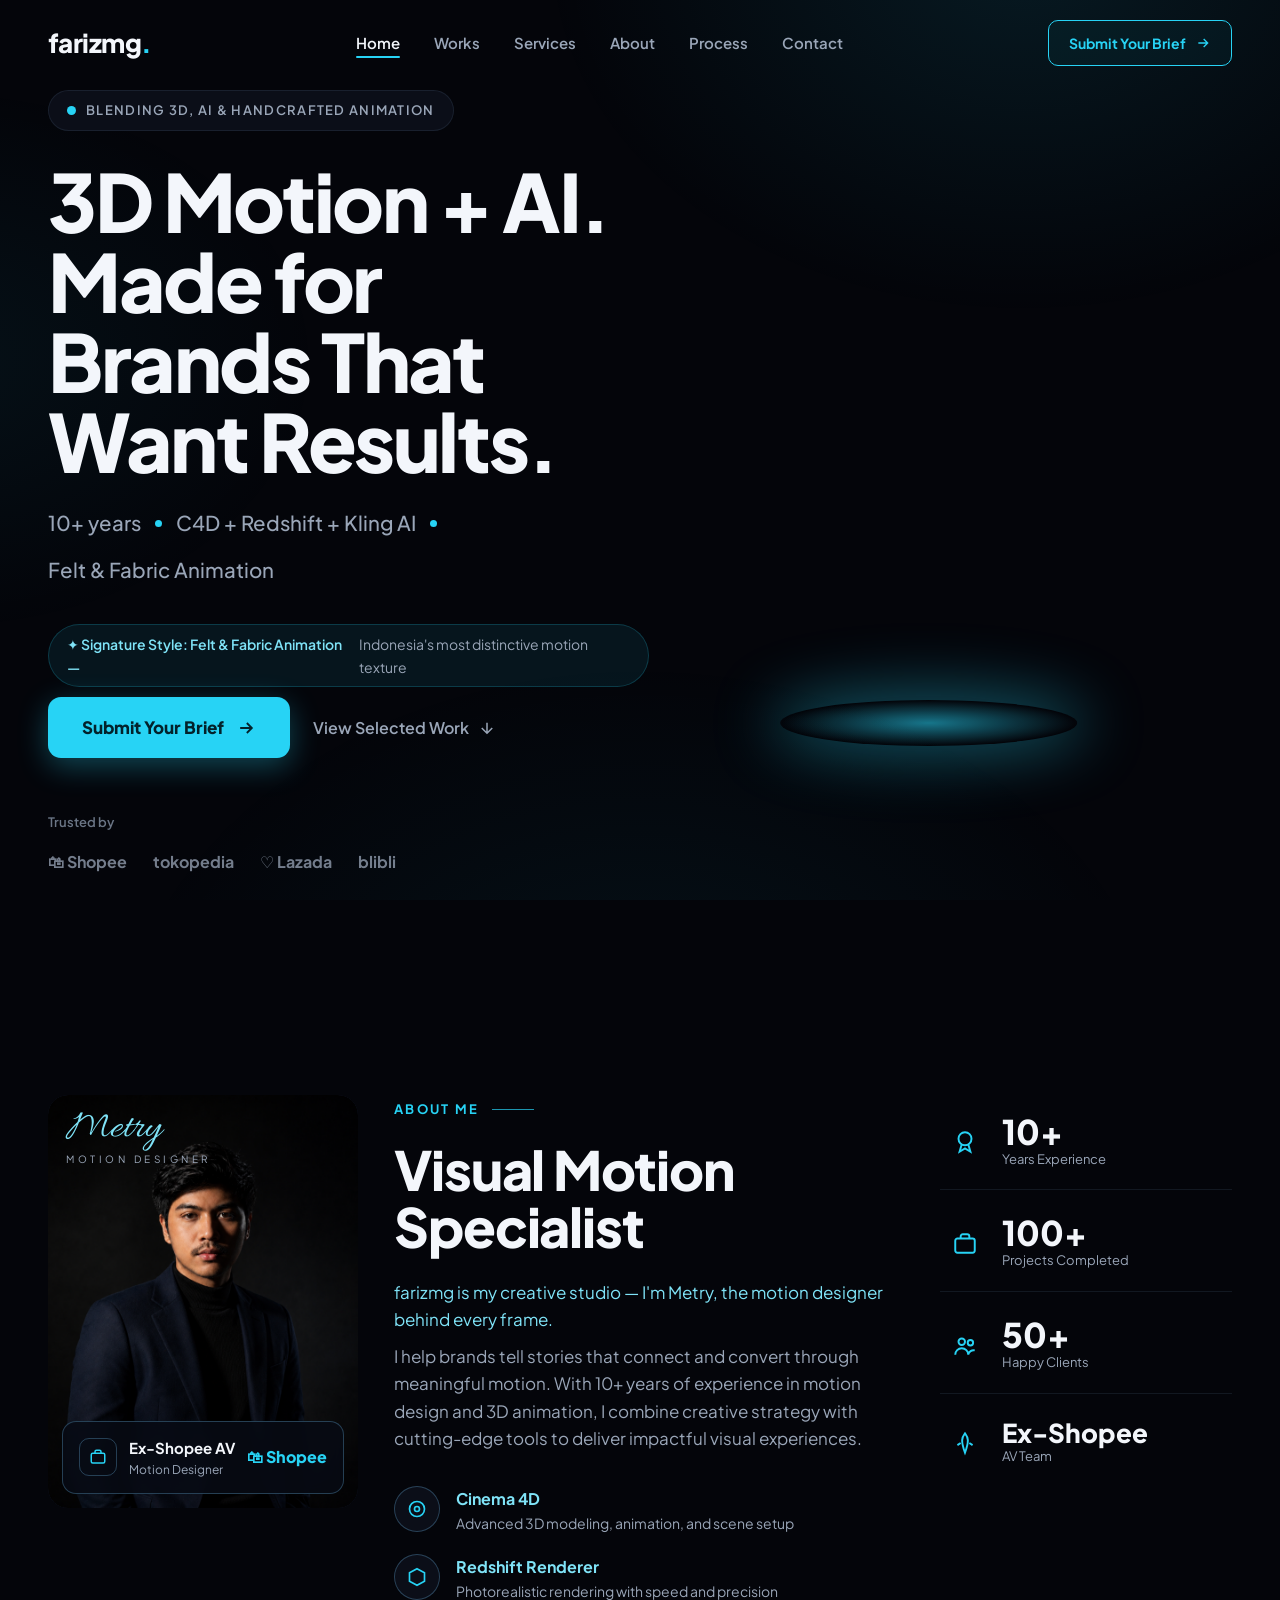
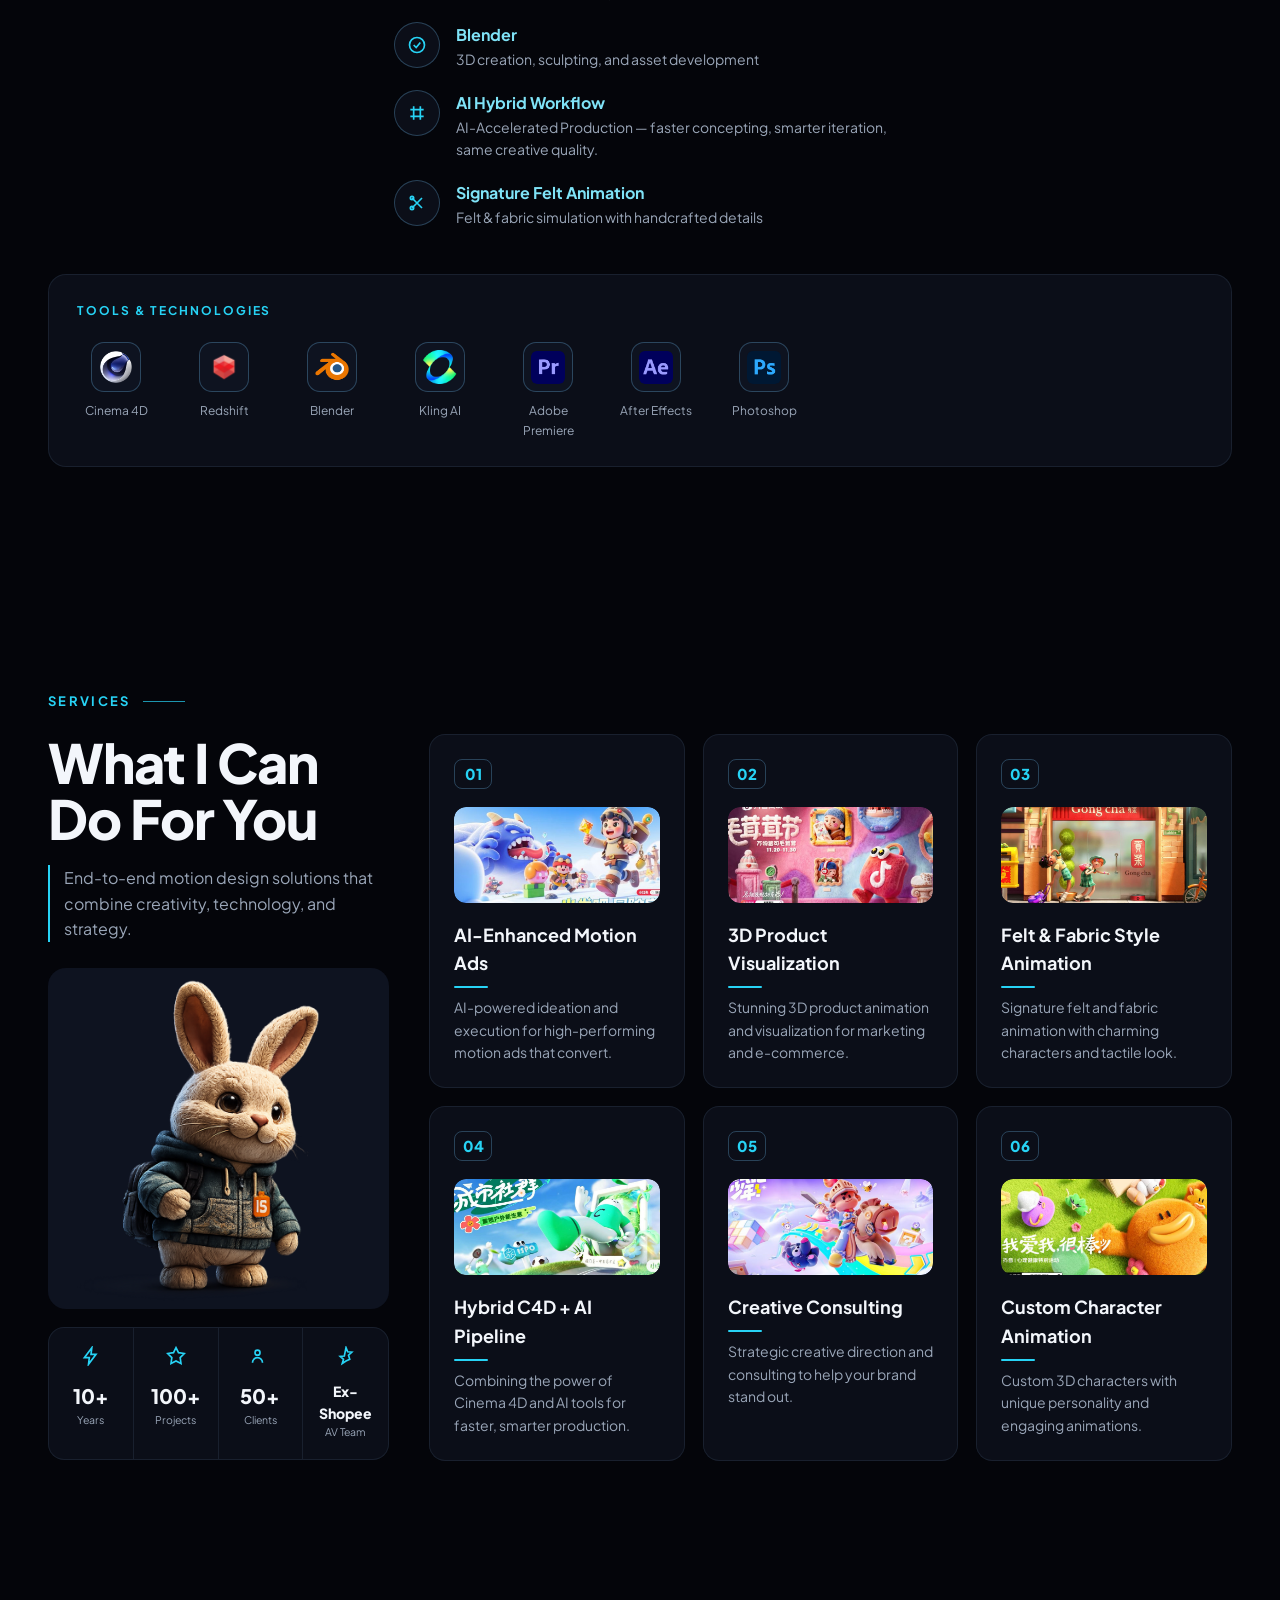
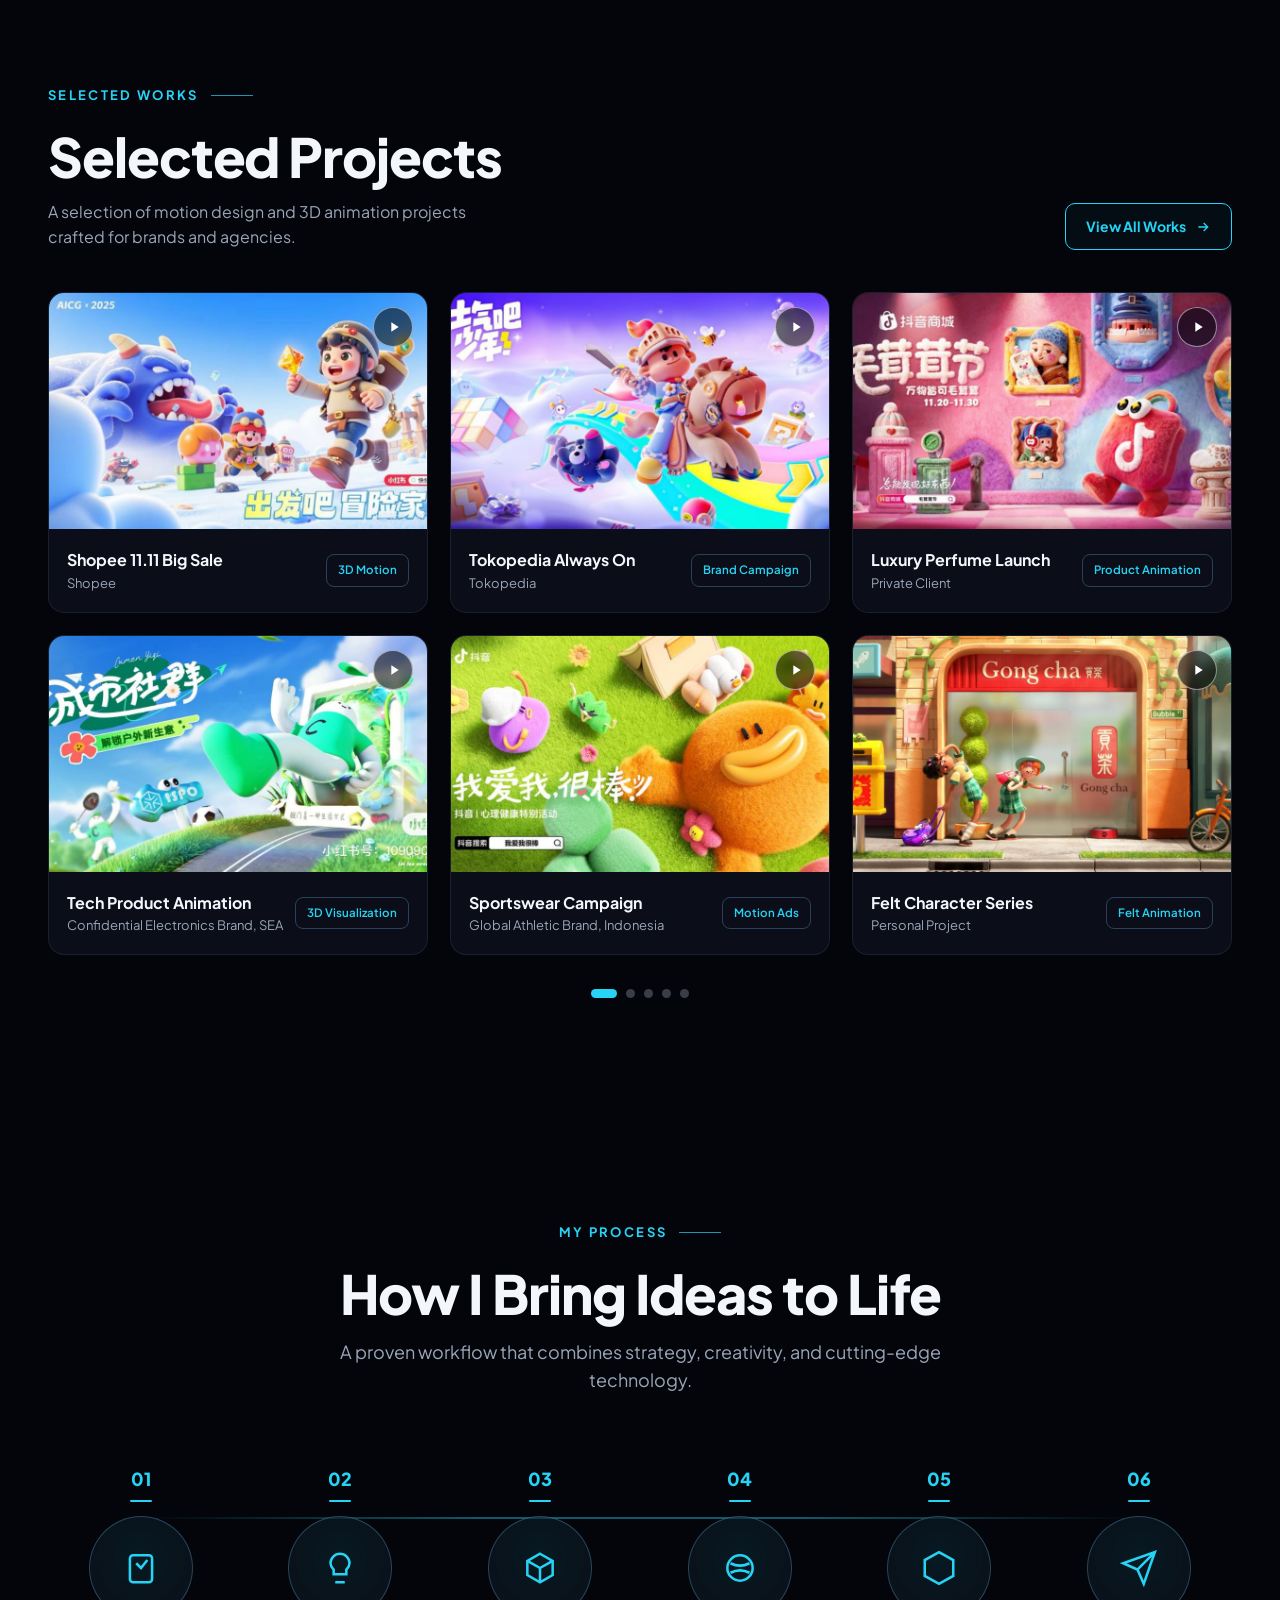
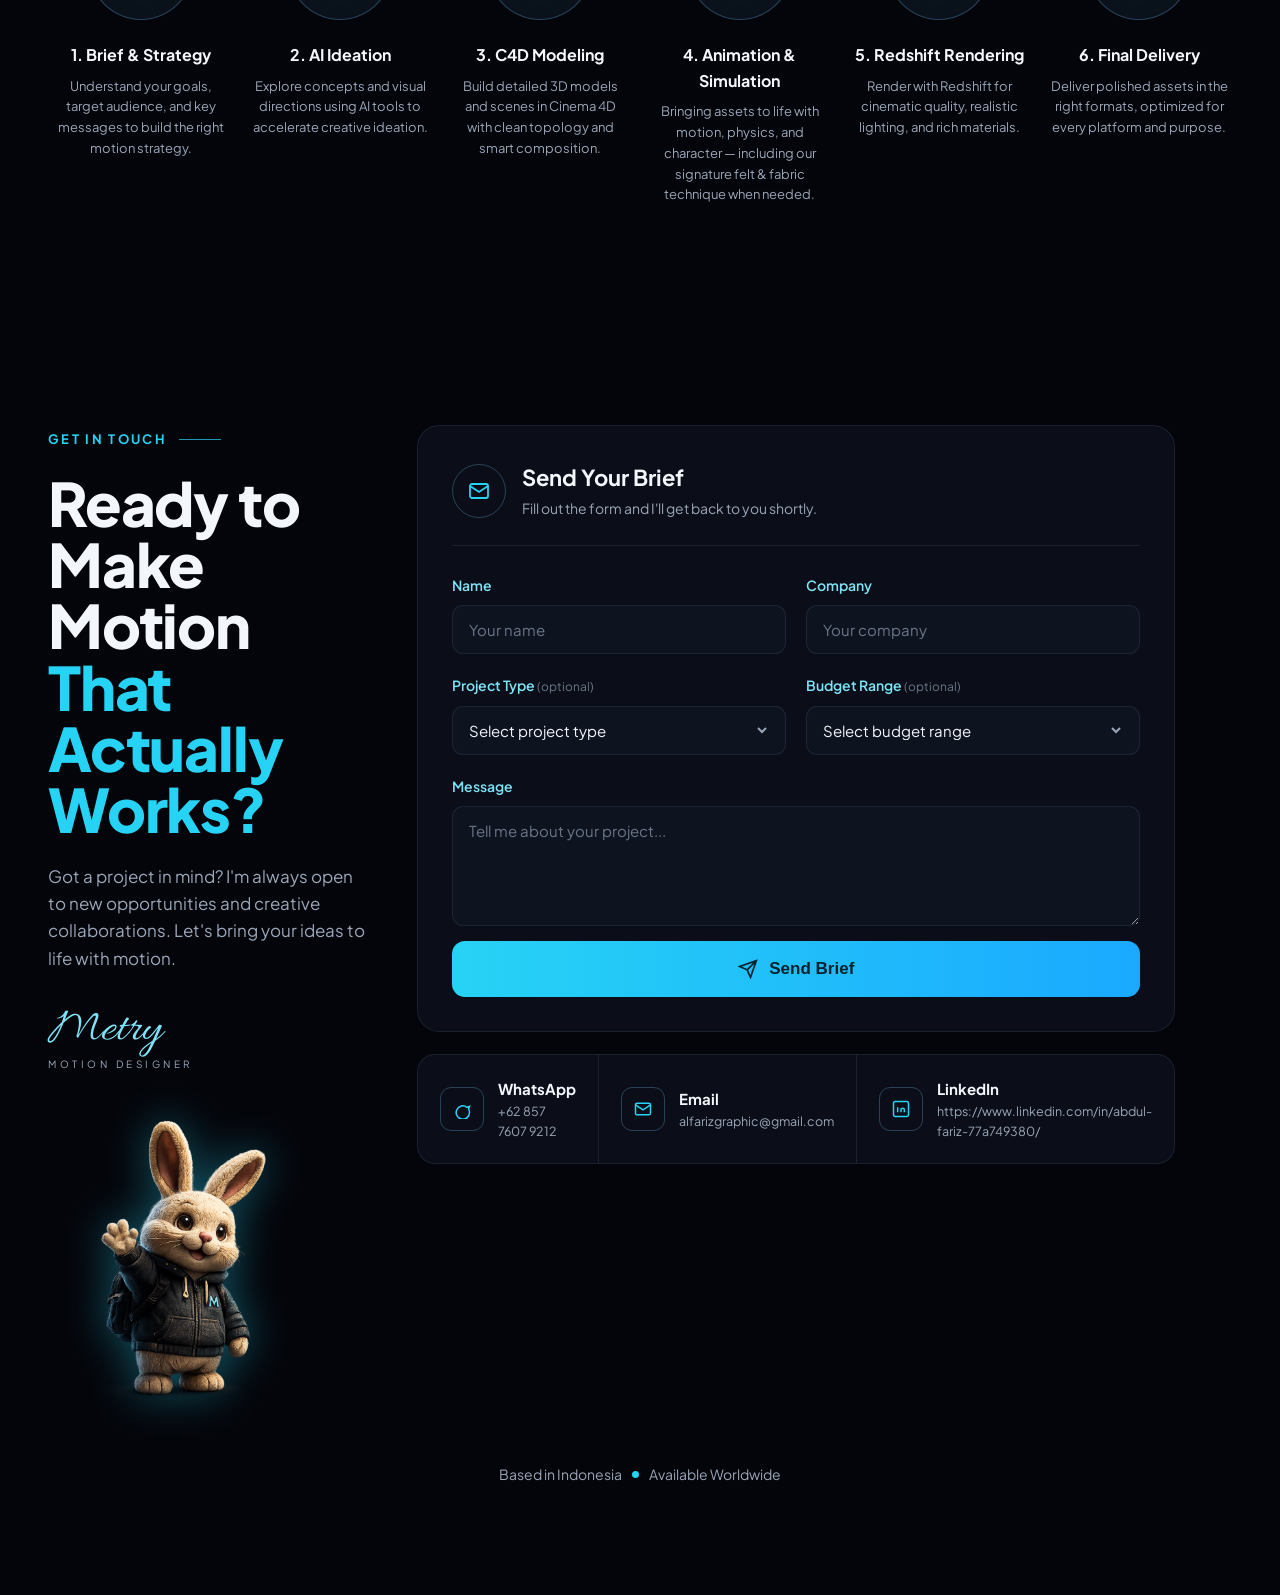
<file: index.html>
<!DOCTYPE html>
<html lang="id">
<head>
<meta charset="UTF-8">
<meta name="viewport" content="width=device-width, initial-scale=1.0">
<title>farizmg — 3D Generalist, Motion &amp; AI-Assisted Visual</title>
<link rel="preconnect" href="https://fonts.googleapis.com">
<link rel="preconnect" href="https://fonts.gstatic.com" crossorigin>
<link href="https://fonts.googleapis.com/css2?family=Plus+Jakarta+Sans:wght@400;500;600;700;800&family=Allura&display=swap" rel="stylesheet">
<style>
  :root{
    --bg:#04050a;
    --bg-soft:#080a12;
    --card:#0b0e18;
    --card-2:#0e1320;
    --line:rgba(120,160,200,.12);
    --line-strong:rgba(120,200,255,.28);
    --cyan:#27d3f5;
    --cyan-bright:#2ee6ff;
    --cyan-soft:#7fe3f7;
    --text:#f3f6fb;
    --dim:#9aa6b8;
    --dim-2:#6b7686;
    --r:18px;
  }
  *{margin:0;padding:0;box-sizing:border-box}
  html{scroll-behavior:smooth;scroll-padding-top:90px}
  body{
    font-family:'Plus Jakarta Sans',system-ui,sans-serif;
    background:var(--bg);
    color:var(--text);
    line-height:1.6;
    overflow-x:hidden;
    -webkit-font-smoothing:antialiased;
  }
  /* atmospheric background glows */
  body::before{
    content:"";position:fixed;inset:0;z-index:-2;
    background:
      radial-gradient(800px 600px at 80% -5%, rgba(39,211,245,.10), transparent 60%),
      radial-gradient(700px 500px at -5% 40%, rgba(39,211,245,.06), transparent 55%),
      radial-gradient(900px 700px at 50% 120%, rgba(39,211,245,.07), transparent 60%);
  }
  body::after{
    content:"";position:fixed;inset:0;z-index:-1;pointer-events:none;opacity:.35;
    background-image:radial-gradient(rgba(255,255,255,.18) .5px, transparent .5px);
    background-size:42px 42px;
    -webkit-mask-image:radial-gradient(ellipse 100% 80% at 50% 30%, #000 30%, transparent 75%);
            mask-image:radial-gradient(ellipse 100% 80% at 50% 30%, #000 30%, transparent 75%);
  }
  a{color:inherit;text-decoration:none}
  .wrap{max-width:1240px;margin:0 auto;padding:0 28px}
  .eyebrow{
    display:inline-flex;align-items:center;gap:12px;
    color:var(--cyan);font-weight:700;letter-spacing:.18em;
    font-size:13px;text-transform:uppercase;margin-bottom:22px;
  }
  .eyebrow::after{content:"";width:42px;height:1px;background:var(--cyan);opacity:.7}
  h2.section-title{font-size:clamp(34px,4.6vw,54px);font-weight:800;line-height:1.05;letter-spacing:-.02em}
  .accent{color:var(--cyan)}

  /* ---------- placeholder system ---------- */
  .ph{
    position:relative;border:1.5px dashed var(--line-strong);border-radius:14px;
    background:
      linear-gradient(135deg, rgba(39,211,245,.05), rgba(39,211,245,.01)),
      var(--card);
    display:flex;flex-direction:column;align-items:center;justify-content:center;
    gap:8px;color:var(--dim);text-align:center;padding:16px;overflow:hidden;
  }
  .ph svg{width:30px;height:30px;stroke:var(--cyan);opacity:.85}
  .ph .ph-label{font-size:12.5px;font-weight:600;color:var(--cyan-soft);letter-spacing:.02em}
  .ph .ph-sub{font-size:11px;color:var(--dim-2)}

  /* ---------- nav ---------- */
  nav{
    position:fixed;top:0;left:0;right:0;z-index:50;
    transition:background .3s, border-color .3s, padding .3s;
    border-bottom:1px solid transparent;
  }
  nav.scrolled{background:rgba(5,6,11,.78);backdrop-filter:blur(14px);border-bottom-color:var(--line)}
  .nav-inner{max-width:1240px;margin:0 auto;padding:20px 28px;display:flex;align-items:center;justify-content:space-between}
  .logo{font-size:26px;font-weight:800;letter-spacing:-.02em;position:relative}
  .logo .dot{color:var(--cyan)}
  .nav-links{display:flex;gap:34px;list-style:none}
  .nav-links a{font-size:15px;font-weight:600;color:var(--dim);position:relative;padding:4px 0;transition:color .2s}
  .nav-links a::after{content:"";position:absolute;left:0;bottom:-2px;height:2px;width:0;background:var(--cyan);transition:width .25s;border-radius:2px}
  .nav-links a:hover{color:var(--text)}
  .nav-links a.active{color:var(--text)}
  .nav-links a.active::after{width:100%}
  .btn-outline{
    border:1.5px solid var(--cyan);color:var(--cyan);border-radius:10px;
    padding:11px 20px;font-weight:700;font-size:14px;display:inline-flex;align-items:center;gap:9px;
    transition:.25s;background:rgba(39,211,245,.04)
  }
  .btn-outline:hover{background:var(--cyan);color:#03222b;box-shadow:0 0 26px rgba(39,211,245,.4)}
  .btn-outline svg{width:16px;height:16px}
  .hamburger{display:none;flex-direction:column;gap:5px;cursor:pointer;padding:6px}
  .hamburger span{width:24px;height:2px;background:var(--text);border-radius:2px;transition:.3s}

  /* ---------- hero ---------- */
  #home{min-height:100vh;display:flex;align-items:center;padding-top:90px;position:relative}
  .hero-grid{display:grid;grid-template-columns:1.05fr .95fr;gap:40px;align-items:center;width:100%}
  .tag{
    display:inline-flex;align-items:center;gap:10px;border:1px solid var(--line);
    background:var(--card);border-radius:40px;padding:9px 18px;font-size:13px;font-weight:600;
    letter-spacing:.1em;text-transform:uppercase;color:var(--dim);margin-bottom:30px
  }
  .tag .pulse{width:9px;height:9px;border-radius:50%;background:var(--cyan);box-shadow:0 0 0 0 rgba(39,211,245,.6);animation:pulse 2s infinite}
  @keyframes pulse{0%{box-shadow:0 0 0 0 rgba(39,211,245,.5)}70%{box-shadow:0 0 0 10px rgba(39,211,245,0)}100%{box-shadow:0 0 0 0 rgba(39,211,245,0)}}
  .hero-h1{font-size:clamp(44px,6.5vw,80px);font-weight:800;line-height:1;letter-spacing:-.03em;margin-bottom:26px}
  .hero-sub{display:flex;flex-wrap:wrap;align-items:center;gap:14px;color:var(--dim);font-size:clamp(16px,1.6vw,21px);font-weight:500;margin-bottom:38px}
  .hero-sub .sep{width:7px;height:7px;border-radius:50%;background:var(--cyan)}
  .btn-fill{
    display:inline-flex;align-items:center;gap:12px;background:var(--cyan);color:#03222b;
    font-weight:800;font-size:17px;padding:17px 34px;border-radius:13px;border:none;cursor:pointer;
    transition:.25s;box-shadow:0 8px 30px rgba(39,211,245,.32)
  }
  .btn-fill:hover{transform:translateY(-2px);box-shadow:0 12px 38px rgba(39,211,245,.5);background:var(--cyan-bright)}
  .btn-fill svg{width:20px;height:20px}
  .trusted{margin-top:54px}
  .trusted .lbl{font-size:13px;color:var(--dim-2);margin-bottom:16px;font-weight:600}
  .trusted-row{display:flex;align-items:center;gap:26px;flex-wrap:wrap;opacity:.75}
  .trusted-row .logo-chip{font-weight:700;font-size:16px;color:var(--dim);display:flex;align-items:center;gap:7px}
  .trusted-row .logo-chip svg{width:18px;height:18px;opacity:.8}
  /* mascot stage */
  .mascot-stage{position:relative;aspect-ratio:4/5;max-height:600px}
  .mascot-ph{position:absolute;inset:0;border-radius:24px}
  .stage-ring{
    position:absolute;bottom:6%;left:50%;transform:translateX(-50%);
    width:62%;height:46px;border-radius:50%;
    background:radial-gradient(ellipse at center, rgba(39,211,245,.55), rgba(39,211,245,0) 70%);
    box-shadow:0 0 60px 12px rgba(39,211,245,.35);
    animation:float 4s ease-in-out infinite;
  }
  @keyframes float{0%,100%{transform:translateX(-50%) scaleX(1)}50%{transform:translateX(-50%) scaleX(.9)}}

  /* ---------- section spacing ---------- */
  section{padding:110px 0;position:relative}

  /* ---------- about ---------- */
  .about-grid{display:grid;grid-template-columns:.85fr 1.4fr .8fr;gap:36px;align-items:start}
  .about-photo{aspect-ratio:3/4;border-radius:20px;position:relative}
  .about-photo .sig{position:absolute;top:18px;left:18px;z-index:2}
  .sig-name{font-family:'Allura',cursive;font-size:40px;color:var(--cyan-soft);line-height:.8}
  .sig-role{font-size:10px;letter-spacing:.35em;color:var(--dim);text-transform:uppercase;margin-top:6px}
  .badge-card{
    position:absolute;left:14px;right:14px;bottom:14px;z-index:2;
    background:rgba(8,11,20,.85);backdrop-filter:blur(8px);border:1px solid var(--line-strong);
    border-radius:14px;padding:14px 16px;display:flex;align-items:center;justify-content:space-between
  }
  .badge-card .bc-left{display:flex;align-items:center;gap:12px}
  .badge-card .bc-icn{width:38px;height:38px;border-radius:10px;border:1px solid var(--line-strong);display:flex;align-items:center;justify-content:center}
  .badge-card .bc-icn svg{width:18px;height:18px;stroke:var(--cyan)}
  .badge-card .bc-t{font-weight:700;font-size:15px}
  .badge-card .bc-s{font-size:12px;color:var(--dim)}
  .about-desc{color:var(--dim);font-size:17px;margin:24px 0 34px;max-width:540px}
  .skill-list{display:flex;flex-direction:column;gap:20px}
  .skill{display:flex;gap:16px;align-items:flex-start}
  .skill .s-icn{width:46px;height:46px;border-radius:50%;flex:0 0 46px;border:1px solid var(--line-strong);background:var(--card);display:flex;align-items:center;justify-content:center}
  .skill .s-icn svg{width:20px;height:20px;stroke:var(--cyan)}
  .skill .s-t{font-weight:700;color:var(--cyan-soft);font-size:16px}
  .skill .s-d{color:var(--dim);font-size:14px}
  .stats{display:flex;flex-direction:column;gap:6px}
  .stat{padding:20px 4px;border-bottom:1px solid var(--line);display:flex;gap:16px;align-items:center}
  .stat:last-child{border-bottom:none}
  .stat .st-icn{width:42px;height:42px;flex:0 0 42px;display:flex;align-items:center;justify-content:center}
  .stat .st-icn svg{width:26px;height:26px;stroke:var(--cyan)}
  .stat .st-num{font-size:34px;font-weight:800;line-height:1}
  .stat .st-lbl{font-size:13px;color:var(--dim)}
  .tools{margin-top:46px;border:1px solid var(--line);border-radius:var(--r);padding:26px 28px;background:var(--card)}
  .tools .t-h{color:var(--cyan);font-weight:700;letter-spacing:.16em;font-size:12px;text-transform:uppercase;margin-bottom:22px}
  .tools-row{display:flex;flex-wrap:wrap;gap:30px}
  .tool{display:flex;flex-direction:column;align-items:center;gap:9px;width:78px}
  .tool .tool-ic{width:50px;height:50px;border-radius:13px;border:1px solid var(--line-strong);background:var(--card-2);display:flex;align-items:center;justify-content:center;color:var(--cyan-soft);font-weight:800;font-size:13px}
  .tool .tool-n{font-size:12px;color:var(--dim);text-align:center}

  /* ---------- services ---------- */
  .services-grid{display:grid;grid-template-columns:.85fr 2fr;gap:40px;align-items:start}
  .svc-mascot{position:relative}
  .svc-mascot .mascot-ph{position:relative;aspect-ratio:1;border-radius:20px}
  .svc-stats{margin-top:18px;border:1px solid var(--line);border-radius:16px;background:var(--card);display:grid;grid-template-columns:repeat(4,1fr);overflow:hidden}
  .svc-stats .ss{padding:18px 10px;text-align:center;border-right:1px solid var(--line)}
  .svc-stats .ss:last-child{border-right:none}
  .svc-stats .ss svg{width:20px;height:20px;stroke:var(--cyan);margin-bottom:7px}
  .svc-stats .ss .n{font-weight:800;font-size:20px}
  .svc-stats .ss .l{font-size:10.5px;color:var(--dim)}
  .cards-2{display:grid;grid-template-columns:repeat(3,1fr);gap:18px}
  .svc-card{
    border:1px solid var(--line);border-radius:16px;background:var(--card);padding:24px;
    position:relative;transition:.3s;overflow:hidden
  }
  .svc-card::before{content:"";position:absolute;inset:0;background:radial-gradient(200px 120px at 50% -10%, rgba(39,211,245,.14), transparent 70%);opacity:0;transition:.3s}
  .svc-card:hover{transform:translateY(-6px);border-color:var(--line-strong);box-shadow:0 16px 40px rgba(0,0,0,.5)}
  .svc-card:hover::before{opacity:1}
  .svc-num{color:var(--cyan);font-weight:800;font-size:15px;border:1px solid var(--line-strong);width:38px;height:30px;border-radius:8px;display:flex;align-items:center;justify-content:center;margin-bottom:18px}
  .svc-visual{height:96px;border-radius:12px;margin-bottom:18px}
  .svc-card h3{font-size:18px;font-weight:700;margin-bottom:8px}
  .svc-card h3::after{content:"";display:block;width:34px;height:2px;background:var(--cyan);margin-top:8px;border-radius:2px}
  .svc-card p{color:var(--dim);font-size:14px}

  /* ---------- works ---------- */
  .works-head{display:flex;justify-content:space-between;align-items:flex-end;gap:20px;margin-bottom:42px}
  .works-grid{display:grid;grid-template-columns:repeat(3,1fr);gap:22px}
  .work-card{border:1px solid var(--line);border-radius:16px;overflow:hidden;background:var(--card);transition:.3s;cursor:pointer}
  .work-card:hover{transform:translateY(-6px);border-color:var(--line-strong);box-shadow:0 18px 44px rgba(0,0,0,.55)}
  .work-thumb{aspect-ratio:16/10;position:relative}
  .work-play{position:absolute;top:14px;right:14px;width:40px;height:40px;border-radius:50%;background:rgba(0,0,0,.55);border:1px solid rgba(255,255,255,.5);display:flex;align-items:center;justify-content:center;backdrop-filter:blur(4px);transition:.25s}
  .work-card:hover .work-play{background:var(--cyan);border-color:var(--cyan)}
  .work-play svg{width:16px;height:16px;fill:#fff;margin-left:2px}
  .work-card:hover .work-play svg{fill:#03222b}
  .work-meta{padding:18px;display:flex;justify-content:space-between;align-items:center;gap:12px}
  .work-meta .wm-t{font-weight:700;font-size:16px}
  .work-meta .wm-c{font-size:13px;color:var(--dim)}
  .work-tag{border:1px solid var(--line-strong);color:var(--cyan);font-size:11.5px;font-weight:600;padding:6px 11px;border-radius:8px;white-space:nowrap}
  .dots{display:flex;justify-content:center;gap:9px;margin-top:34px}
  .dots .d{width:9px;height:9px;border-radius:50%;background:var(--dim-2);opacity:.5}
  .dots .d.on{background:var(--cyan);opacity:1;width:26px;border-radius:5px}

  /* ---------- process ---------- */
  #process{text-align:center}
  .proc-head{max-width:640px;margin:0 auto 70px}
  .proc-head p{color:var(--dim);font-size:18px;margin-top:16px}
  .timeline{display:grid;grid-template-columns:repeat(6,1fr);gap:14px;position:relative}
  .timeline::before{content:"";position:absolute;top:52px;left:8%;right:8%;height:2px;background:linear-gradient(90deg,transparent,var(--cyan),var(--cyan),transparent);opacity:.4}
  .step{position:relative;text-align:center}
  .step .step-n{color:var(--cyan);font-weight:800;font-size:18px;margin-bottom:14px;position:relative;display:inline-block}
  .step .step-n::after{content:"";display:block;width:22px;height:2px;background:var(--cyan);margin:6px auto 0;border-radius:2px}
  .step .circle{width:104px;height:104px;border-radius:50%;border:1px solid var(--line-strong);background:radial-gradient(circle at 50% 40%, rgba(39,211,245,.10), var(--card));display:flex;align-items:center;justify-content:center;margin:0 auto 22px;position:relative;z-index:1;transition:.3s}
  .step:hover .circle{box-shadow:0 0 32px rgba(39,211,245,.4);border-color:var(--cyan)}
  .step .circle svg{width:38px;height:38px;stroke:var(--cyan)}
  .step h4{font-size:16px;font-weight:700;margin-bottom:8px}
  .step p{font-size:13px;color:var(--dim);padding:0 4px}

  /* ---------- contact ---------- */
  .contact-grid{display:grid;grid-template-columns:.85fr 1.4fr;gap:48px;align-items:start}
  .contact-left .ttl{font-size:clamp(40px,5vw,60px);font-weight:800;line-height:1.02;letter-spacing:-.02em}
  .contact-left p{color:var(--dim);font-size:17px;margin:24px 0 40px;max-width:420px}
  .form-card{border:1px solid var(--line);border-radius:22px;background:var(--card);padding:34px}
  .form-head{display:flex;align-items:center;gap:16px;border-bottom:1px solid var(--line);padding-bottom:24px;margin-bottom:28px}
  .form-head .fh-ic{width:54px;height:54px;border-radius:50%;border:1px solid var(--line-strong);display:flex;align-items:center;justify-content:center}
  .form-head .fh-ic svg{width:24px;height:24px;stroke:var(--cyan)}
  .form-head h3{font-size:22px;font-weight:700}
  .form-head span{font-size:14px;color:var(--dim)}
  .form-row{display:grid;grid-template-columns:1fr 1fr;gap:20px;margin-bottom:20px}
  .field label{display:block;color:var(--cyan-soft);font-size:14px;font-weight:600;margin-bottom:9px}
  .field input,.field select,.field textarea{
    width:100%;background:var(--card-2);border:1px solid var(--line);border-radius:11px;
    padding:14px 16px;color:var(--text);font-family:inherit;font-size:15px;transition:.2s
  }
  .field input::placeholder,.field textarea::placeholder{color:var(--dim-2)}
  .field input:focus,.field select:focus,.field textarea:focus{outline:none;border-color:var(--cyan);box-shadow:0 0 0 3px rgba(39,211,245,.14)}
  .field textarea{min-height:120px;resize:vertical}
  .field select{appearance:none;background-image:url("data:image/svg+xml,%3Csvg xmlns='http://www.w3.org/2000/svg' width='14' height='14' fill='none' stroke='%239aa6b8' stroke-width='2'%3E%3Cpath d='M3 5l4 4 4-4'/%3E%3C/svg%3E");background-repeat:no-repeat;background-position:right 16px center}
  .btn-submit{width:100%;margin-top:8px;background:linear-gradient(90deg,var(--cyan),#1aa9ff);color:#03222b;border:none;border-radius:13px;padding:18px;font-weight:800;font-size:17px;display:flex;align-items:center;justify-content:center;gap:11px;cursor:pointer;transition:.25s}
  .btn-submit:hover{box-shadow:0 12px 34px rgba(39,211,245,.4);transform:translateY(-2px)}
  .btn-submit svg{width:20px;height:20px}
  .contact-cards{display:grid;grid-template-columns:repeat(3,1fr);gap:0;border:1px solid var(--line);border-radius:18px;background:var(--card);margin-top:22px;overflow:hidden}
  .cc{display:flex;align-items:center;gap:14px;padding:22px;border-right:1px solid var(--line)}
  .cc:last-child{border-right:none}
  .cc .cc-ic{width:44px;height:44px;border-radius:11px;border:1px solid var(--line-strong);display:flex;align-items:center;justify-content:center;flex:0 0 44px}
  .cc .cc-ic svg{width:20px;height:20px;stroke:var(--cyan)}
  .cc .cc-t{font-weight:700;font-size:15px}
  .cc .cc-s{font-size:12.5px;color:var(--dim)}
  .footer-note{text-align:center;color:var(--dim);font-size:14px;margin-top:50px;display:flex;align-items:center;justify-content:center;gap:10px}
  .footer-note .pulse{width:7px;height:7px;border-radius:50%;background:var(--cyan)}

  /* ---------- reveal animation ---------- */
  .reveal{opacity:0;transform:translateY(34px);transition:opacity .7s cubic-bezier(.2,.7,.2,1), transform .7s cubic-bezier(.2,.7,.2,1)}
  .reveal.in{opacity:1;transform:none}

  /* ---------- responsive ---------- */
  @media(max-width:980px){
    .nav-links,.btn-outline.nav-cta{display:none}
    .hamburger{display:flex}
    nav.open .nav-links{display:flex;position:absolute;top:100%;left:0;right:0;flex-direction:column;gap:0;background:rgba(5,6,11,.97);backdrop-filter:blur(14px);padding:14px 28px 22px;border-bottom:1px solid var(--line)}
    nav.open .nav-links a{padding:14px 0;border-bottom:1px solid var(--line)}
    .hero-grid,.about-grid,.services-grid,.contact-grid{grid-template-columns:1fr}
    .mascot-stage{max-height:440px;margin-top:10px}
    .stats{flex-direction:row;flex-wrap:wrap;gap:0;margin-top:10px}
    .stat{flex:1 1 45%;border-bottom:1px solid var(--line)}
    .cards-2,.works-grid{grid-template-columns:repeat(2,1fr)}
    .timeline{grid-template-columns:repeat(2,1fr);gap:34px 14px}
    .timeline::before{display:none}
    .form-row{grid-template-columns:1fr}
    .contact-cards{grid-template-columns:1fr}
    .cc{border-right:none;border-bottom:1px solid var(--line)}
    .svc-stats{grid-template-columns:repeat(2,1fr)}
    .svc-stats .ss:nth-child(2){border-right:none}
  }
  @media(max-width:560px){
    .wrap{padding:0 18px}
    .cards-2,.works-grid{grid-template-columns:1fr}
    .timeline{grid-template-columns:1fr}
    .works-head{flex-direction:column;align-items:flex-start}
  }

  /* ── image replacement layer ── */
  /* grey fallback: containers stay visible even when image missing */
  .img-wrap{overflow:hidden;background:var(--card-2);position:relative}
  .img-wrap img{
    position:absolute;inset:0;width:100%;height:100%;
    object-fit:cover;display:block;
  }
  /* mascots: contain so the full rabbit stays visible */
  .mascot-ph.img-wrap{border-radius:24px}
  .mascot-ph.img-wrap img{object-fit:contain;object-position:center bottom}
  /* about photo fills container, rounded to match */
  .about-photo.img-wrap>img{border-radius:20px}
  /* service card visual thumbnails */
  .svc-visual.img-wrap{position:relative;border-radius:12px}
  .svc-visual.img-wrap img{border-radius:12px}
  /* work thumbnails */
  .work-thumb.img-wrap img{border-radius:0}
  /* tool icon images */
  .tool-ic img{
    width:34px;height:34px;object-fit:contain;
    display:block;position:static;border-radius:6px;
  }
  /* contact section mascot */
  .mascot-contact{
    display:block;width:100%;max-width:240px;
    object-fit:contain;margin-top:32px;
    filter:drop-shadow(0 0 22px rgba(39,211,245,.38));
  }

  /* ── toast notifications ── */
  @keyframes fadeup {
    from { opacity:0; transform:translateX(-50%) translateY(12px); }
    to   { opacity:1; transform:translateX(-50%) translateY(0); }
  }
  .toast {
    position:fixed; bottom:32px; left:50%; transform:translateX(-50%);
    padding:14px 28px; border-radius:12px; font-weight:700; font-size:15px;
    z-index:9999; box-shadow:0 8px 30px rgba(0,0,0,.4);
    animation:fadeup .3s ease; pointer-events:none;
  }
  .toast.success { background:#27d3f5; color:#03222b; }
  .toast.error   { background:#ef4444; color:#fff; }

  img.broken-hide { display:none; }

  /* ── spinner for submit loading state ── */
  @keyframes spin { to { transform: rotate(360deg); } }
</style>
</head>
<body>

<!-- ===================== NAV ===================== -->
<nav id="nav">
  <div class="nav-inner">
    <div class="logo">farizmg<span class="dot">.</span></div>
    <ul class="nav-links">
      <li><a href="#home" class="active">Home</a></li>
      <li><a href="#works">Works</a></li>
      <li><a href="#services">Services</a></li>
      <li><a href="#about">About</a></li>
      <li><a href="#process">Process</a></li>
      <li><a href="#contact">Contact</a></li>
    </ul>
    <a href="#contact" class="btn-outline nav-cta">Submit Your Brief
      <svg viewBox="0 0 24 24" fill="none" stroke="currentColor" stroke-width="2"><path d="M5 12h14M13 6l6 6-6 6"/></svg>
    </a>
    <div class="hamburger" id="burger"><span></span><span></span><span></span></div>
  </div>
</nav>

<!-- ===================== HERO ===================== -->
<section id="home">
  <div class="wrap">
    <div class="hero-grid">
      <div class="hero-copy reveal">
        <div class="tag"><span class="pulse"></span> Blending 3D, AI &amp; Handcrafted Animation</div>
        <h1 class="hero-h1">3D Motion + AI. Made for Brands That Want Results.</h1>
        <div class="hero-sub">
          <span>10+ years</span><span class="sep"></span>
          <span>C4D + Redshift + Kling AI</span><span class="sep"></span>
          <span>Felt &amp; Fabric Animation</span>
        </div>
        <div style="
          display:inline-flex;align-items:center;gap:10px;
          background:rgba(39,211,245,.08);border:1px solid rgba(39,211,245,.2);
          border-radius:40px;padding:8px 18px;margin-bottom:10px;
          font-size:14px;color:var(--cyan-soft);font-weight:600;
        ">
          ✦ Signature Style: Felt &amp; Fabric Animation —
          <span style="color:var(--dim);font-weight:400">
            Indonesia's most distinctive motion texture
          </span>
        </div>
        <a href="#contact" class="btn-fill">Submit Your Brief
          <svg viewBox="0 0 24 24" fill="none" stroke="currentColor" stroke-width="2.2"><path d="M5 12h14M13 6l6 6-6 6"/></svg>
        </a>
        <a href="#works" style="
          display:inline-flex;align-items:center;gap:9px;
          color:var(--dim);font-weight:600;font-size:16px;
          margin-left:20px;transition:.2s;
        " onmouseover="this.style.color='var(--cyan)'"
           onmouseout="this.style.color='var(--dim)'">
          View Selected Work
          <svg viewBox="0 0 24 24" fill="none" stroke="currentColor"
            stroke-width="2" style="width:18px;height:18px">
            <path d="M12 5v14M5 12l7 7 7-7"/>
          </svg>
        </a>
        <div class="trusted">
          <div class="lbl">Trusted by</div>
          <div class="trusted-row">
            <span class="logo-chip">🛍 Shopee</span>
            <span class="logo-chip">tokopedia</span>
            <span class="logo-chip">♡ Lazada</span>
            <span class="logo-chip">blibli</span>
          </div>
        </div>
      </div>
      <div class="mascot-stage reveal">
        <div class="mascot-ph img-wrap">
          <img src="assets/images/mascot-hero.png" alt="Metry 3D Rabbit Mascot" onerror="this.style.opacity='0'">
        </div>
        <div class="stage-ring"></div>
      </div>
    </div>
  </div>
</section>

<!-- ===================== ABOUT ===================== -->
<section id="about">
  <div class="wrap">
    <div class="about-grid">
      <!-- photo -->
      <div class="reveal">
        <div class="about-photo img-wrap">
          <img src="assets/images/photo-about.jpg" alt="Metry — Motion Designer" onerror="this.style.opacity='0'">
          <div class="sig">
            <div class="sig-name">Metry</div>
            <div class="sig-role">Motion Designer</div>
          </div>
          <div class="badge-card">
            <div class="bc-left">
              <div class="bc-icn"><svg viewBox="0 0 24 24" fill="none" stroke="currentColor" stroke-width="2"><rect x="3" y="7" width="18" height="13" rx="2"/><path d="M8 7V5a2 2 0 012-2h4a2 2 0 012 2v2"/></svg></div>
              <div><div class="bc-t">Ex-Shopee AV</div><div class="bc-s">Motion Designer</div></div>
            </div>
            <div style="font-weight:800;color:var(--cyan)">🛍 Shopee</div>
          </div>
        </div>
      </div>
      <!-- copy -->
      <div class="reveal">
        <div class="eyebrow">About Me</div>
        <h2 class="section-title">Visual Motion Specialist</h2>
        <p class="about-desc"><em style="color:var(--cyan-soft);font-style:normal;display:block;margin-bottom:10px">farizmg is my creative studio — I'm Metry, the motion designer behind every frame.</em>I help brands tell stories that connect and convert through meaningful motion. With 10+ years of experience in motion design and 3D animation, I combine creative strategy with cutting-edge tools to deliver impactful visual experiences.</p>
        <div class="skill-list">
          <div class="skill"><div class="s-icn"><svg viewBox="0 0 24 24" fill="none" stroke="currentColor" stroke-width="2"><circle cx="12" cy="12" r="9"/><circle cx="12" cy="12" r="3"/></svg></div><div><div class="s-t">Cinema 4D</div><div class="s-d">Advanced 3D modeling, animation, and scene setup</div></div></div>
          <div class="skill"><div class="s-icn"><svg viewBox="0 0 24 24" fill="none" stroke="currentColor" stroke-width="2"><path d="M12 2l9 5v10l-9 5-9-5V7z"/></svg></div><div><div class="s-t">Redshift Renderer</div><div class="s-d">Photorealistic rendering with speed and precision</div></div></div>
          <div class="skill"><div class="s-icn"><svg viewBox="0 0 24 24" fill="none" stroke="currentColor" stroke-width="2"><circle cx="12" cy="12" r="9"/><path d="M8 12l3 3 5-6"/></svg></div><div><div class="s-t">Blender</div><div class="s-d">3D creation, sculpting, and asset development</div></div></div>
          <div class="skill"><div class="s-icn"><svg viewBox="0 0 24 24" fill="none" stroke="currentColor" stroke-width="2"><path d="M4 8h16M4 16h16M8 4v16M16 4v16"/></svg></div><div><div class="s-t">AI Hybrid Workflow</div><div class="s-d">AI-Accelerated Production — faster concepting, smarter iteration, same creative quality.</div></div></div>
          <div class="skill"><div class="s-icn"><svg viewBox="0 0 24 24" fill="none" stroke="currentColor" stroke-width="2"><path d="M6 6l12 12M6 18L18 6"/><circle cx="6" cy="6" r="2"/><circle cx="6" cy="18" r="2"/></svg></div><div><div class="s-t">Signature Felt Animation</div><div class="s-d">Felt &amp; fabric simulation with handcrafted details</div></div></div>
        </div>
      </div>
      <!-- stats -->
      <div class="stats reveal">
        <div class="stat"><div class="st-icn"><svg viewBox="0 0 24 24" fill="none" stroke="currentColor" stroke-width="1.8"><circle cx="12" cy="9" r="6"/><path d="M9 14l-2 7 5-3 5 3-2-7"/></svg></div><div><div class="st-num">10+</div><div class="st-lbl">Years Experience</div></div></div>
        <div class="stat"><div class="st-icn"><svg viewBox="0 0 24 24" fill="none" stroke="currentColor" stroke-width="1.8"><rect x="3" y="7" width="18" height="13" rx="2"/><path d="M8 7V5a2 2 0 012-2h4a2 2 0 012 2v2"/></svg></div><div><div class="st-num">100+</div><div class="st-lbl">Projects Completed</div></div></div>
        <div class="stat"><div class="st-icn"><svg viewBox="0 0 24 24" fill="none" stroke="currentColor" stroke-width="1.8"><circle cx="9" cy="8" r="3"/><circle cx="17" cy="9" r="2.5"/><path d="M3 20a6 6 0 0112 0M15 20a5 5 0 016-4"/></svg></div><div><div class="st-num">50+</div><div class="st-lbl">Happy Clients</div></div></div>
        <div class="stat"><div class="st-icn"><svg viewBox="0 0 24 24" fill="none" stroke="currentColor" stroke-width="1.8"><path d="M12 3c3 4 4 7 0 18-4-11-3-14 0-18z"/><path d="M5 14l3-2M19 14l-3-2"/></svg></div><div><div class="st-num" style="font-size:26px">Ex-Shopee</div><div class="st-lbl">AV Team</div></div></div>
      </div>
    </div>

    <!-- tools -->
    <div class="tools reveal">
      <div class="t-h">Tools &amp; Technologies</div>
      <div class="tools-row">
        <div class="tool"><div class="tool-ic"><img src="assets/icons/c4d.png" alt="Cinema 4D" onerror="this.style.display='none'"></div><div class="tool-n">Cinema 4D</div></div>
        <div class="tool"><div class="tool-ic"><img src="assets/icons/redshift.png" alt="Redshift" onerror="this.style.display='none'"></div><div class="tool-n">Redshift</div></div>
        <div class="tool"><div class="tool-ic"><img src="assets/icons/blender.webp" alt="Blender" onerror="this.style.display='none'"></div><div class="tool-n">Blender</div></div>
        <div class="tool"><div class="tool-ic"><img src="assets/icons/kling.webp" alt="Kling AI" onerror="this.style.display='none'"></div><div class="tool-n">Kling AI</div></div>
        <div class="tool"><div class="tool-ic"><img src="assets/icons/premiere.png" alt="Adobe Premiere" onerror="this.style.display='none'"></div><div class="tool-n">Adobe Premiere</div></div>
        <div class="tool"><div class="tool-ic"><img src="assets/icons/aftereffects.png" alt="After Effects" onerror="this.style.display='none'"></div><div class="tool-n">After Effects</div></div>
        <div class="tool"><div class="tool-ic"><img src="assets/icons/photoshop.png" alt="Photoshop" onerror="this.style.display='none'"></div><div class="tool-n">Photoshop</div></div>
      </div>
    </div>
  </div>
</section>

<!-- ===================== SERVICES ===================== -->
<section id="services">
  <div class="wrap">
    <div class="eyebrow reveal">Services</div>
    <div class="services-grid">
      <div class="svc-mascot reveal">
        <h2 class="section-title" style="margin-bottom:18px">What I Can<br>Do For You</h2>
        <p style="color:var(--dim);border-left:2px solid var(--cyan);padding-left:14px;margin-bottom:26px">End-to-end motion design solutions that combine creativity, technology, and strategy.</p>
        <div class="mascot-ph img-wrap" style="aspect-ratio:1;border-radius:18px">
          <img src="assets/images/mascot-services.png" alt="Metry Rabbit — Services" onerror="this.style.opacity='0'">
        </div>
        <div class="svc-stats">
          <div class="ss"><svg viewBox="0 0 24 24" fill="none" stroke="currentColor" stroke-width="2"><path d="M13 2L4 14h6l-1 8 9-12h-6z"/></svg><div class="n">10+</div><div class="l">Years</div></div>
          <div class="ss"><svg viewBox="0 0 24 24" fill="none" stroke="currentColor" stroke-width="2"><path d="M12 2l3 6 7 1-5 5 1 7-6-3-6 3 1-7-5-5 7-1z"/></svg><div class="n">100+</div><div class="l">Projects</div></div>
          <div class="ss"><svg viewBox="0 0 24 24" fill="none" stroke="currentColor" stroke-width="2"><circle cx="9" cy="8" r="3"/><path d="M3 20a6 6 0 0112 0"/></svg><div class="n">50+</div><div class="l">Clients</div></div>
          <div class="ss"><svg viewBox="0 0 24 24" fill="none" stroke="currentColor" stroke-width="2"><path d="M12 2l2 5 5 .5-4 3.5 1.5 5L12 18l-4.5 3 1.5-5-4-3.5 5-.5z"/></svg><div class="n" style="font-size:14px">Ex-Shopee</div><div class="l">AV Team</div></div>
        </div>
      </div>
      <div class="cards-2">
        <div class="svc-card reveal"><div class="svc-num">01</div><div class="svc-visual img-wrap"><img src="assets/images/works/work-01.jpg" alt="AI-Enhanced Motion Ads" style="width:100%;height:100%;object-fit:cover;border-radius:12px" onerror="this.style.opacity='0'"></div><h3>AI-Enhanced Motion Ads</h3><p>AI-powered ideation and execution for high-performing motion ads that convert.</p></div>
        <div class="svc-card reveal"><div class="svc-num">02</div><div class="svc-visual img-wrap"><img src="assets/images/works/work-03.jpg" alt="3D Product Visualization" style="width:100%;height:100%;object-fit:cover;border-radius:12px" onerror="this.style.opacity='0'"></div><h3>3D Product Visualization</h3><p>Stunning 3D product animation and visualization for marketing and e-commerce.</p></div>
        <div class="svc-card reveal"><div class="svc-num">03</div><div class="svc-visual img-wrap"><img src="assets/images/works/work-06.jpg" alt="Felt & Fabric Style Animation" style="width:100%;height:100%;object-fit:cover;border-radius:12px" onerror="this.style.opacity='0'"></div><h3>Felt &amp; Fabric Style Animation</h3><p>Signature felt and fabric animation with charming characters and tactile look.</p></div>
        <div class="svc-card reveal"><div class="svc-num">04</div><div class="svc-visual img-wrap"><img src="assets/images/works/work-04.jpg" alt="Hybrid C4D + AI Pipeline" style="width:100%;height:100%;object-fit:cover;border-radius:12px" onerror="this.style.opacity='0'"></div><h3>Hybrid C4D + AI Pipeline</h3><p>Combining the power of Cinema 4D and AI tools for faster, smarter production.</p></div>
        <div class="svc-card reveal"><div class="svc-num">05</div><div class="svc-visual img-wrap"><img src="assets/images/works/work-02.jpg" alt="Creative Consulting" style="width:100%;height:100%;object-fit:cover;border-radius:12px" onerror="this.style.opacity='0'"></div><h3>Creative Consulting</h3><p>Strategic creative direction and consulting to help your brand stand out.</p></div>
        <div class="svc-card reveal"><div class="svc-num">06</div><div class="svc-visual img-wrap"><img src="assets/images/works/work-05.jpg" alt="Custom Character Animation" style="width:100%;height:100%;object-fit:cover;border-radius:12px" onerror="this.style.opacity='0'"></div><h3>Custom Character Animation</h3><p>Custom 3D characters with unique personality and engaging animations.</p></div>
      </div>
    </div>
  </div>
</section>

<!-- ===================== WORKS ===================== -->
<section id="works">
  <div class="wrap">
    <div class="works-head">
      <div class="reveal">
        <div class="eyebrow">Selected Works</div>
        <h2 class="section-title">Selected Projects</h2>
        <p style="color:var(--dim);margin-top:14px;max-width:420px">A selection of motion design and 3D animation projects crafted for brands and agencies.</p>
      </div>
      <a href="#" class="btn-outline reveal">View All Works
        <svg viewBox="0 0 24 24" fill="none" stroke="currentColor" stroke-width="2"><path d="M5 12h14M13 6l6 6-6 6"/></svg>
      </a>
    </div>
    <div class="works-grid">
      <div class="work-card reveal"><div class="work-thumb img-wrap"><img src="assets/images/works/work-01.jpg" alt="Shopee 11.11 Big Sale" onerror="this.style.opacity='0'"><div class="work-play"><svg viewBox="0 0 24 24"><path d="M8 5v14l11-7z"/></svg></div></div><div class="work-meta"><div><div class="wm-t">Shopee 11.11 Big Sale</div><div class="wm-c">Shopee</div></div><span class="work-tag">3D Motion</span></div></div>
      <div class="work-card reveal"><div class="work-thumb img-wrap"><img src="assets/images/works/work-02.jpg" alt="Tokopedia Always On" onerror="this.style.opacity='0'"><div class="work-play"><svg viewBox="0 0 24 24"><path d="M8 5v14l11-7z"/></svg></div></div><div class="work-meta"><div><div class="wm-t">Tokopedia Always On</div><div class="wm-c">Tokopedia</div></div><span class="work-tag">Brand Campaign</span></div></div>
      <div class="work-card reveal"><div class="work-thumb img-wrap"><img src="assets/images/works/work-03.jpg" alt="Luxury Perfume Launch" onerror="this.style.opacity='0'"><div class="work-play"><svg viewBox="0 0 24 24"><path d="M8 5v14l11-7z"/></svg></div></div><div class="work-meta"><div><div class="wm-t">Luxury Perfume Launch</div><div class="wm-c">Private Client</div></div><span class="work-tag">Product Animation</span></div></div>
      <div class="work-card reveal"><div class="work-thumb img-wrap"><img src="assets/images/works/work-04.jpg" alt="Tech Product Animation" onerror="this.style.opacity='0'"><div class="work-play"><svg viewBox="0 0 24 24"><path d="M8 5v14l11-7z"/></svg></div></div><div class="work-meta"><div><div class="wm-t">Tech Product Animation</div><div class="wm-c">Confidential Electronics Brand, SEA</div></div><span class="work-tag">3D Visualization</span></div></div>
      <div class="work-card reveal"><div class="work-thumb img-wrap"><img src="assets/images/works/work-05.jpg" alt="Sportswear Campaign" onerror="this.style.opacity='0'"><div class="work-play"><svg viewBox="0 0 24 24"><path d="M8 5v14l11-7z"/></svg></div></div><div class="work-meta"><div><div class="wm-t">Sportswear Campaign</div><div class="wm-c">Global Athletic Brand, Indonesia</div></div><span class="work-tag">Motion Ads</span></div></div>
      <div class="work-card reveal"><div class="work-thumb img-wrap"><img src="assets/images/works/work-06.jpg" alt="Felt Character Series" onerror="this.style.opacity='0'"><div class="work-play"><svg viewBox="0 0 24 24"><path d="M8 5v14l11-7z"/></svg></div></div><div class="work-meta"><div><div class="wm-t">Felt Character Series</div><div class="wm-c">Personal Project</div></div><span class="work-tag">Felt Animation</span></div></div>
    </div>
    <div class="dots"><span class="d on"></span><span class="d"></span><span class="d"></span><span class="d"></span><span class="d"></span></div>
  </div>
</section>

<!-- ===================== PROCESS ===================== -->
<section id="process">
  <div class="wrap">
    <div class="proc-head reveal">
      <div class="eyebrow" style="justify-content:center">My Process</div>
      <h2 class="section-title">How I Bring Ideas to Life</h2>
      <p>A proven workflow that combines strategy, creativity, and cutting-edge technology.</p>
    </div>
    <div class="timeline">
      <div class="step reveal"><div class="step-n">01</div><div class="circle"><svg viewBox="0 0 24 24" fill="none" stroke="currentColor" stroke-width="1.6"><rect x="5" y="4" width="14" height="17" rx="2"/><path d="M9 9l3 3 4-5"/></svg></div><h4>1. Brief &amp; Strategy</h4><p>Understand your goals, target audience, and key messages to build the right motion strategy.</p></div>
      <div class="step reveal"><div class="step-n">02</div><div class="circle"><svg viewBox="0 0 24 24" fill="none" stroke="currentColor" stroke-width="1.6"><path d="M12 3a6 6 0 016 6c0 2-1 3-2 4v3H8v-3C7 12 6 11 6 9a6 6 0 016-6z"/><path d="M9 21h6"/></svg></div><h4>2. AI Ideation</h4><p>Explore concepts and visual directions using AI tools to accelerate creative ideation.</p></div>
      <div class="step reveal"><div class="step-n">03</div><div class="circle"><svg viewBox="0 0 24 24" fill="none" stroke="currentColor" stroke-width="1.6"><path d="M12 3l8 4.5v9L12 21l-8-4.5v-9z"/><path d="M12 12l8-4.5M12 12v9M12 12L4 7.5"/></svg></div><h4>3. C4D Modeling</h4><p>Build detailed 3D models and scenes in Cinema 4D with clean topology and smart composition.</p></div>
      <div class="step reveal"><div class="step-n">04</div><div class="circle"><svg viewBox="0 0 24 24" fill="none" stroke="currentColor" stroke-width="1.6"><circle cx="12" cy="12" r="8"/><path d="M6 9c4 2 8 2 12 0M6 15c4-2 8-2 12 0"/></svg></div><h4>4. Animation &amp; Simulation</h4><p>Bringing assets to life with motion, physics, and character — including our signature felt &amp; fabric technique when needed.</p></div>
      <div class="step reveal"><div class="step-n">05</div><div class="circle"><svg viewBox="0 0 24 24" fill="none" stroke="currentColor" stroke-width="1.6"><path d="M12 2l9 5v10l-9 5-9-5V7z"/></svg></div><h4>5. Redshift Rendering</h4><p>Render with Redshift for cinematic quality, realistic lighting, and rich materials.</p></div>
      <div class="step reveal"><div class="step-n">06</div><div class="circle"><svg viewBox="0 0 24 24" fill="none" stroke="currentColor" stroke-width="1.6"><path d="M22 2L11 13M22 2l-7 20-4-9-9-4z"/></svg></div><h4>6. Final Delivery</h4><p>Deliver polished assets in the right formats, optimized for every platform and purpose.</p></div>
    </div>
  </div>
</section>

<!-- ===================== CONTACT ===================== -->
<section id="contact">
  <div class="wrap">
    <div class="contact-grid">
      <div class="contact-left reveal">
        <div class="eyebrow">Get in Touch</div>
        <div class="ttl">Ready to Make Motion<br><span class="accent">That Actually Works?</span></div>
        <p>Got a project in mind? I'm always open to new opportunities and creative collaborations. Let's bring your ideas to life with motion.</p>
        <div class="sig-name" style="font-size:48px">Metry</div>
        <div class="sig-role">Motion Designer</div>
        <img src="assets/images/mascot-contact.png" alt="Metry Rabbit" class="mascot-contact" onerror="this.style.display='none'">
      </div>
      <div class="reveal">
        <div class="form-card">
          <div class="form-head">
            <div class="fh-ic"><svg viewBox="0 0 24 24" fill="none" stroke="currentColor" stroke-width="1.8"><rect x="3" y="5" width="18" height="14" rx="2"/><path d="M3 7l9 6 9-6"/></svg></div>
            <div><h3>Send Your Brief</h3><span>Fill out the form and I'll get back to you shortly.</span></div>
          </div>
          <div class="form-row">
            <div class="field"><label>Name</label><input type="text" name="name" placeholder="Your name"></div>
            <div class="field"><label>Company</label><input type="text" name="company" placeholder="Your company"></div>
          </div>
          <div class="form-row">
            <div class="field"><label>Project Type <span style='color:var(--dim-2);font-weight:400;font-size:12px'>(optional)</span></label><select name="project_type"><option>Select project type</option><option>3D Motion</option><option>Brand Campaign</option><option>Product Animation</option><option>Character Animation</option></select></div>
            <div class="field"><label>Budget Range <span style='color:var(--dim-2);font-weight:400;font-size:12px'>(optional)</span></label><select name="budget_range"><option>Select budget range</option><option>&lt; $1,000</option><option>$1,000 – $5,000</option><option>$5,000 – $10,000</option><option>$10,000+</option></select></div>
          </div>
          <div class="field" style="margin-bottom:8px"><label>Message</label><textarea name="message" placeholder="Tell me about your project..."></textarea></div>
          <button class="btn-submit">
            <svg viewBox="0 0 24 24" fill="none" stroke="currentColor" stroke-width="2"><path d="M22 2L11 13M22 2l-7 20-4-9-9-4z"/></svg>
            Send Brief
          </button>
        </div>
        <div class="contact-cards">
          <div class="cc"><div class="cc-ic"><svg viewBox="0 0 24 24" fill="none" stroke="currentColor" stroke-width="1.8"><path d="M21 16a8 8 0 11-3-6l3-1-1 3a8 8 0 011 4z"/></svg></div><div><div class="cc-t">WhatsApp</div><div class="cc-s">+62 857 7607 9212</div></div></div>
          <div class="cc"><div class="cc-ic"><svg viewBox="0 0 24 24" fill="none" stroke="currentColor" stroke-width="1.8"><rect x="3" y="5" width="18" height="14" rx="2"/><path d="M3 7l9 6 9-6"/></svg></div><div><div class="cc-t">Email</div><div class="cc-s">alfarizgraphic@gmail.com</div></div></div>
          <div class="cc"><div class="cc-ic"><svg viewBox="0 0 24 24" fill="none" stroke="currentColor" stroke-width="1.8"><rect x="3" y="3" width="18" height="18" rx="2"/><path d="M8 10v6M8 7v.01M12 16v-3a2 2 0 014 0v3"/></svg></div><div><div class="cc-t">LinkedIn</div><div class="cc-s">https://www.linkedin.com/in/abdul-fariz-77a749380/</div></div></div>
        </div>
      </div>
    </div>
    <div class="footer-note">Based in Indonesia <span class="pulse"></span> Available Worldwide</div>
  </div>
</section>

<script>
  // ── nav scroll background ──────────────────────────────────────────
  const nav = document.getElementById('nav');
  window.addEventListener('scroll', () => {
    nav.classList.toggle('scrolled', window.scrollY > 30);
  });

  // ── mobile menu ───────────────────────────────────────────────────
  document.getElementById('burger').addEventListener('click', () =>
    nav.classList.toggle('open')
  );
  document.querySelectorAll('.nav-links a').forEach(a =>
    a.addEventListener('click', () => nav.classList.remove('open'))
  );

  // ── active nav link on scroll ─────────────────────────────────────
  const sections = document.querySelectorAll('section');
  const links    = document.querySelectorAll('.nav-links a');
  const navObserver = new IntersectionObserver(entries => {
    entries.forEach(e => {
      if (e.isIntersecting)
        links.forEach(l =>
          l.classList.toggle('active', l.getAttribute('href') === '#' + e.target.id)
        );
    });
  }, { rootMargin: '-45% 0px -50% 0px' });
  sections.forEach(s => navObserver.observe(s));

  // ── scroll reveal ─────────────────────────────────────────────────
  const revealObserver = new IntersectionObserver(entries => {
    entries.forEach(e => {
      if (e.isIntersecting) {
        const siblings = [...e.target.parentElement.querySelectorAll('.reveal')];
        const idx = siblings.indexOf(e.target);
        e.target.style.transitionDelay = Math.min(idx, 6) * 70 + 'ms';
        e.target.classList.add('in');
        revealObserver.unobserve(e.target);
      }
    });
  }, { threshold: 0.12 });
  document.querySelectorAll('.reveal').forEach(el => revealObserver.observe(el));

  // ── toast helper ──────────────────────────────────────────────────
  function showToast(msg, type = 'success') {
    const t = document.createElement('div');
    t.className = 'toast ' + type;
    t.textContent = msg;
    document.body.appendChild(t);
    setTimeout(() => t.remove(), 4000);
  }

  // ── broken image fallback ─────────────────────────────────────────
  document.querySelectorAll('img').forEach(img => {
    img.addEventListener('error', function () {
      this.style.cssText = `
        display:block; width:100%; height:100%;
        background:linear-gradient(135deg,#0b0e18,#0e1320);
        border:1.5px dashed rgba(120,200,255,.2); border-radius:inherit;
      `;
      this.src = '[data-uri]';
    });
  });

  // ── contact form → Formspree ──────────────────────────────────────
  const FORMSPREE = 'https://formspree.io/f/xdajwdeg';
  // → Sign up free at formspree.io → New Form → copy endpoint URL
  // → Replace the string above with: https://formspree.io/f/xxxxxxxx

  const formCard = document.querySelector('.form-card');
  const submitBtn = document.querySelector('.btn-submit');

  if (submitBtn) {
    submitBtn.addEventListener('click', async () => {
      const get = sel => formCard.querySelector(sel);

      const name        = get('input[name="name"]').value.trim();
      const company     = get('input[name="company"]').value.trim();
      const projectType = get('select[name="project_type"]').value;
      const budget      = get('select[name="budget_range"]').value;
      const message     = get('textarea[name="message"]').value.trim();

      if (!name || !message) {
        showToast('Please fill in your name and message.', 'error');
        return;
      }

      // loading state
      submitBtn.disabled = true;
      submitBtn.innerHTML = `
        <svg viewBox="0 0 24 24" fill="none" stroke="currentColor" stroke-width="2"
          style="width:20px;height:20px;animation:spin 1s linear infinite">
          <path d="M21 12a9 9 0 11-18 0 9 9 0 0118 0z" opacity=".3"/>
          <path d="M21 12a9 9 0 00-9-9"/>
        </svg>
        Sending...`;

      try {
        const res = await fetch(FORMSPREE, {
          method: 'POST',
          headers: { 'Content-Type': 'application/json', Accept: 'application/json' },
          body: JSON.stringify({ name, company, projectType, budget, message })
        });

        if (res.ok) {
          showToast('✓ Brief sent! I\'ll get back to you soon.', 'success');
          formCard.querySelectorAll('input, textarea').forEach(el => el.value = '');
          formCard.querySelectorAll('select').forEach(el => el.selectedIndex = 0);
        } else {
          showToast('Something went wrong. Try WhatsApp instead.', 'error');
        }
      } catch {
        showToast('Network error. Try WhatsApp instead.', 'error');
      } finally {
        submitBtn.disabled = false;
        submitBtn.innerHTML = `
          <svg viewBox="0 0 24 24" fill="none" stroke="currentColor" stroke-width="2"
            style="width:20px;height:20px">
            <path d="M22 2L11 13M22 2l-7 20-4-9-9-4z"/>
          </svg>
          Send Brief`;
      }
    });
  }
</script>
</body>
</html>
</file>
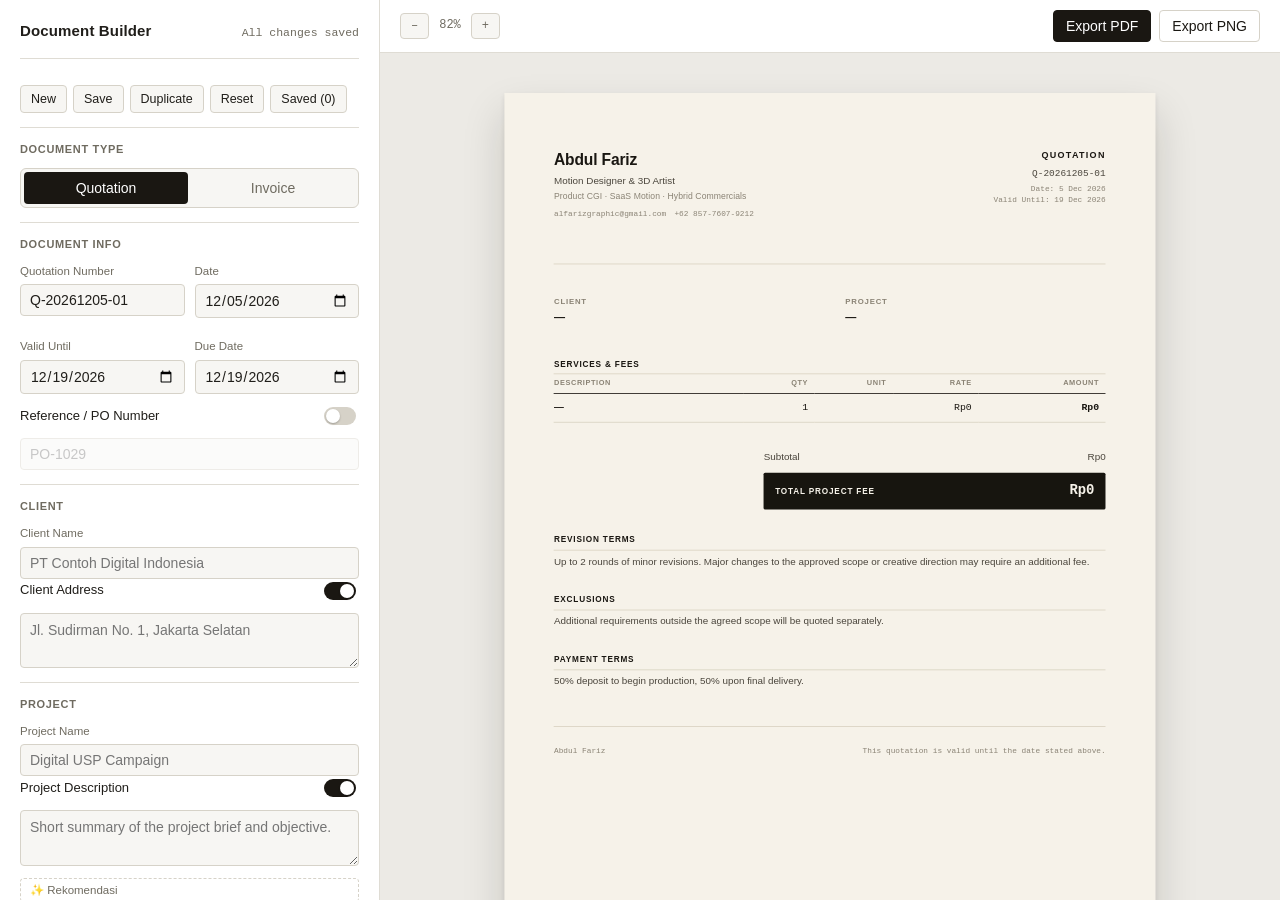
<file: quotation-builder/index.html>
<!doctype html>
<html lang="en">
<head>
<meta charset="UTF-8" />
<meta name="viewport" content="width=device-width, initial-scale=1.0" />
<title>Quotation &amp; Invoice Builder</title>
<link rel="stylesheet" href="styles.css" />
<link rel="stylesheet" href="print.css" media="print" />
</head>
<body>

<div class="app" id="app">

  <!-- Mobile-only tab switcher (hidden on desktop) -->
  <div class="mobile-tabs" id="mobileTabs">
    <button type="button" class="mobile-tab-opt is-active" data-tab="edit">Edit</button>
    <button type="button" class="mobile-tab-opt" data-tab="preview">Preview</button>
  </div>

  <!-- ============ LEFT PANEL — CONTROLS ============ -->
  <aside class="editor" id="editor">

    <header class="editor-brand">
      <div class="editor-brand-name">Document Builder</div>
      <div class="editor-brand-sub" id="saveStatus">All changes saved</div>
    </header>

    <!-- Document actions -->
    <section class="ctrl-group ctrl-actions">
      <button class="btn btn-ghost" id="btnNew" title="Start a new blank document">New</button>
      <button class="btn btn-ghost" id="btnSave" title="Save this document to your local list">Save</button>
      <button class="btn btn-ghost" id="btnDuplicate" title="Duplicate this document">Duplicate</button>
      <button class="btn btn-ghost" id="btnReset" title="Reset to defaults">Reset</button>
      <button class="btn btn-ghost" id="btnLoad" title="Browse saved documents">Saved&nbsp;(<span id="savedCount">0</span>)</button>
    </section>

    <!-- Document type -->
    <section class="ctrl-group">
      <div class="ctrl-label">Document Type</div>
      <div class="segmented" id="docTypeToggle">
        <button type="button" class="segmented-opt is-active" data-value="quotation">Quotation</button>
        <button type="button" class="segmented-opt" data-value="invoice">Invoice</button>
      </div>
    </section>

    <!-- Document meta -->
    <section class="ctrl-group">
      <div class="ctrl-label">Document Info</div>
      <div class="field-grid">
        <label class="field">
          <span id="lblDocNumber">Quotation Number</span>
          <input type="text" id="fDocNumber" placeholder="Q-20260821-01" />
        </label>
        <label class="field">
          <span id="lblDocDate">Date</span>
          <input type="date" id="fDocDate" />
        </label>
        <label class="field" id="wrapValidUntil">
          <span>Valid Until</span>
          <input type="date" id="fValidUntil" />
        </label>
        <label class="field" id="wrapDueDate" hidden>
          <span>Due Date</span>
          <input type="date" id="fDueDate" />
        </label>
      </div>
      <label class="field toggle-field" id="wrapPoRef" hidden>
        <span class="toggle-row">
          <span>Reference / PO Number</span>
          <input type="checkbox" id="tPoRef" />
        </span>
        <input type="text" id="fPoRef" placeholder="PO-1029" />
      </label>
    </section>

    <!-- Client -->
    <section class="ctrl-group">
      <div class="ctrl-label">Client</div>
      <div class="field-grid">
        <label class="field field-full">
          <span>Client Name</span>
          <input type="text" id="fClientName" placeholder="PT Contoh Digital Indonesia" />
        </label>
      </div>
      <label class="field toggle-field" id="wrapClientAddress">
        <span class="toggle-row">
          <span>Client Address</span>
          <input type="checkbox" id="tClientAddress" checked />
        </span>
        <textarea id="fClientAddress" rows="2" placeholder="Jl. Sudirman No. 1, Jakarta Selatan"></textarea>
      </label>
    </section>

    <!-- Project -->
    <section class="ctrl-group">
      <div class="ctrl-label">Project</div>
      <div class="field-grid">
        <label class="field field-full">
          <span>Project Name</span>
          <input type="text" id="fProjectName" placeholder="Digital USP Campaign" />
        </label>
      </div>
      <label class="field toggle-field" id="wrapProjectDesc">
        <span class="toggle-row">
          <span>Project Description</span>
          <input type="checkbox" id="tProjectDesc" checked />
        </span>
        <textarea id="fProjectDesc" rows="2" placeholder="Short summary of the project brief and objective."></textarea>
      </label>
    </section>

    <!-- Scope & Deliverables -->
    <section class="ctrl-group">
      <div class="ctrl-label toggle-row">
        <span>Scope &amp; Deliverables</span>
        <input type="checkbox" id="tScope" checked />
      </div>
      <div class="list-editor" id="scopeList"></div>
      <button class="btn btn-add" id="btnAddScope" type="button">+ Add item</button>
    </section>

    <!-- Services & Fees -->
    <section class="ctrl-group">
      <div class="ctrl-label">Services &amp; Fees</div>
      <label class="field">
        <span>Apply a preset (optional)</span>
        <select id="fPreset">
          <option value="">— Choose a preset —</option>
          <option value="motion">Motion Design</option>
          <option value="cgi">3D / CGI</option>
          <option value="ai">AI-Assisted Hybrid</option>
          <option value="liveaction">Live Action / Shooting</option>
          <option value="full">Full Production</option>
        </select>
      </label>
      <div class="phases-editor" id="phasesList"></div>
      <button class="btn btn-add" id="btnAddPhase" type="button">+ Add phase</button>
    </section>

    <!-- Calculations -->
    <section class="ctrl-group">
      <div class="ctrl-label">Adjustments</div>
      <label class="field toggle-field">
        <span class="toggle-row">
          <span>Discount</span>
          <input type="checkbox" id="tDiscount" />
        </span>
        <span class="inline-fields">
          <select id="fDiscountType">
            <option value="percent">%</option>
            <option value="fixed">Fixed</option>
          </select>
          <input type="number" id="fDiscountValue" min="0" step="any" placeholder="0" />
        </span>
      </label>
      <label class="field toggle-field">
        <span class="toggle-row">
          <span>Additional Cost</span>
          <input type="checkbox" id="tAdditionalCost" />
        </span>
        <span class="inline-fields">
          <input type="text" id="fAdditionalCostLabel" placeholder="Label (e.g. Transport)" />
          <input type="number" id="fAdditionalCostValue" min="0" step="any" placeholder="0" />
        </span>
      </label>
    </section>

    <!-- Terms modules -->
    <section class="ctrl-group">
      <div class="ctrl-label toggle-row">
        <span>Revision Terms</span>
        <input type="checkbox" id="tRevision" checked />
      </div>
      <textarea id="fRevision" rows="2"></textarea>
    </section>

    <section class="ctrl-group">
      <div class="ctrl-label toggle-row">
        <span>Exclusions</span>
        <input type="checkbox" id="tExclusions" checked />
      </div>
      <textarea id="fExclusions" rows="2"></textarea>
    </section>

    <section class="ctrl-group">
      <div class="ctrl-label toggle-row">
        <span>Payment Terms</span>
        <input type="checkbox" id="tPaymentTerms" checked />
      </div>
      <textarea id="fPaymentTerms" rows="2"></textarea>
    </section>

    <section class="ctrl-group" id="wrapPaymentDetails" hidden>
      <div class="ctrl-label toggle-row">
        <span>Payment Details</span>
        <input type="checkbox" id="tPaymentDetails" />
      </div>
      <div class="field-grid">
        <label class="field field-full">
          <span>Bank Name</span>
          <input type="text" id="fBankName" placeholder="Bank Central Asia (BCA)" />
        </label>
        <label class="field field-full">
          <span>Account Name</span>
          <input type="text" id="fAccountName" placeholder="Abdul Fariz" />
        </label>
        <label class="field field-full">
          <span>Account Number</span>
          <input type="text" id="fAccountNumber" placeholder="1234567890" />
        </label>
      </div>
    </section>

    <section class="ctrl-group">
      <div class="ctrl-label toggle-row">
        <span>Notes</span>
        <input type="checkbox" id="tNotes" checked />
      </div>
      <textarea id="fNotes" rows="2"></textarea>
    </section>

    <!-- Currency -->
    <section class="ctrl-group">
      <div class="ctrl-label">Currency</div>
      <div class="field-grid">
        <label class="field">
          <span>Currency</span>
          <select id="fCurrency">
            <option value="IDR">IDR — Rp</option>
            <option value="USD">USD — $</option>
            <option value="SGD">SGD — S$</option>
            <option value="custom">Custom</option>
          </select>
        </label>
        <label class="field" id="wrapCustomCurrency" hidden>
          <span>Symbol</span>
          <input type="text" id="fCustomCurrency" placeholder="€" maxlength="4" />
        </label>
      </div>
    </section>

    <!-- Creator identity (settings) -->
    <details class="ctrl-group ctrl-collapsible">
      <summary class="ctrl-label">Creator Identity (Settings)</summary>
      <div class="field-grid">
        <label class="field field-full">
          <span>Name</span>
          <input type="text" id="fCreatorName" />
        </label>
        <label class="field field-full">
          <span>Title</span>
          <input type="text" id="fCreatorTitle" />
        </label>
        <label class="field field-full">
          <span>Specialization Line</span>
          <input type="text" id="fCreatorSpecialization" />
        </label>
        <label class="field field-full">
          <span>Email</span>
          <input type="text" id="fCreatorEmail" />
        </label>
        <label class="field field-full">
          <span>Phone / WhatsApp</span>
          <input type="text" id="fCreatorPhone" />
        </label>
        <label class="field field-full">
          <span>Website / Instagram</span>
          <input type="text" id="fCreatorWebsite" />
        </label>
      </div>
    </details>

    <div class="editor-spacer"></div>
  </aside>

  <!-- ============ RIGHT PANEL — PREVIEW ============ -->
  <main class="preview-pane">
    <div class="preview-toolbar">
      <div class="preview-zoom">
        <button class="btn btn-icon" id="zoomOut" title="Zoom out">–</button>
        <span id="zoomLevel">100%</span>
        <button class="btn btn-icon" id="zoomIn" title="Zoom in">+</button>
      </div>
      <div class="preview-actions">
        <button class="btn btn-primary" id="btnExportPdf">Export PDF</button>
        <button class="btn btn-secondary" id="btnExportPng">Export PNG</button>
      </div>
    </div>

    <div class="preview-scroll" id="previewScroll">
      <div class="a4-stage" id="a4Stage">
        <!-- .a4-page nodes injected here by app.js -->
      </div>
    </div>
  </main>

</div>

<!-- Saved documents modal -->
<div class="modal-backdrop" id="modalBackdrop" hidden>
  <div class="modal">
    <div class="modal-head">
      <h2>Saved Documents</h2>
      <button class="btn btn-icon" id="modalClose">&times;</button>
    </div>
    <div class="modal-body" id="savedList"></div>
  </div>
</div>

<div class="toast" id="toast" hidden></div>

<script src="vendor/html2canvas.min.js"></script>
<script src="app.js"></script>
</body>
</html>
</file>
<file: quotation-builder/styles.css>
/* ==========================================================================
   Quotation & Invoice Builder — App Shell + Document Design System
   ========================================================================== */

:root {
  /* Palette — warm off-white / near-black editorial system */
  --paper: #f6f2e9;
  --paper-shadow: #e7e1d2;
  --ink: #1a1712;
  --ink-soft: #4a453c;
  --ink-faint: #8a8375;
  --hairline: #d9d2c1;
  --hairline-strong: #c7bea9;
  --black-block: #17150f;
  --accent-grey: #b9b2a0;

  /* App chrome (distinct from document paper, so the paper reads as "real") */
  --app-bg: #eceae5;
  --panel-bg: #ffffff;
  --panel-border: #dfdcd4;
  --text-main: #201e1a;
  --text-muted: #6f6b60;
  --control-bg: #f7f6f3;
  --control-border: #d6d2c8;
  --focus: #17150f;
  --danger: #a3402f;

  --font-sans: -apple-system, "Inter", "Segoe UI", "Helvetica Neue", Arial, sans-serif;
  --font-mono: ui-monospace, "SF Mono", "IBM Plex Mono", "Courier New", monospace;

  --radius-sm: 4px;
  --radius-md: 6px;
}

* { box-sizing: border-box; }

html, body {
  height: 100%;
  margin: 0;
  background: var(--app-bg);
  color: var(--text-main);
  font-family: var(--font-sans);
  -webkit-font-smoothing: antialiased;
}

body { font-size: 14px; line-height: 1.45; }

button, input, select, textarea { font-family: inherit; font-size: inherit; color: inherit; }

/* ---------------------------------------------------------------- layout */

.app {
  display: grid;
  grid-template-columns: 380px 1fr;
  height: 100vh;
  overflow: hidden;
}

/* ---------------------------------------------------------------- editor */

.editor {
  background: var(--panel-bg);
  border-right: 1px solid var(--panel-border);
  overflow-y: auto;
  padding: 20px 20px 60px;
  scrollbar-width: thin;
}

.editor-brand {
  display: flex;
  align-items: baseline;
  justify-content: space-between;
  padding-bottom: 16px;
  margin-bottom: 12px;
  border-bottom: 1px solid var(--panel-border);
}

.editor-brand-name { font-weight: 600; font-size: 15px; letter-spacing: 0.01em; }
.editor-brand-sub { font-size: 11.5px; color: var(--text-muted); font-family: var(--font-mono); }
.editor-brand-sub.is-dirty { color: var(--danger); }

.ctrl-group {
  padding: 14px 0;
  border-bottom: 1px solid var(--panel-border);
}
.ctrl-group:last-of-type { border-bottom: none; }

.ctrl-actions {
  display: flex;
  flex-wrap: wrap;
  gap: 6px;
}

.ctrl-label {
  font-size: 11px;
  font-weight: 600;
  text-transform: uppercase;
  letter-spacing: 0.06em;
  color: var(--text-muted);
  margin-bottom: 10px;
}

.ctrl-collapsible > summary { cursor: pointer; list-style: none; }
.ctrl-collapsible > summary::-webkit-details-marker { display: none; }
.ctrl-collapsible > summary::before { content: "▸ "; }
.ctrl-collapsible[open] > summary::before { content: "▾ "; }
.ctrl-collapsible .field-grid { margin-top: 12px; }

.toggle-row {
  display: flex;
  align-items: center;
  justify-content: space-between;
  gap: 10px;
}
.ctrl-label.toggle-row { margin-bottom: 8px; }
.toggle-row span:first-child { font-weight: 500; color: var(--text-main); font-size: 13px; text-transform: none; letter-spacing: normal; }

input[type="checkbox"] {
  appearance: none;
  width: 32px;
  height: 18px;
  border-radius: 100px;
  background: var(--control-border);
  position: relative;
  cursor: pointer;
  flex: 0 0 auto;
  transition: background 0.15s ease;
}
input[type="checkbox"]::after {
  content: "";
  position: absolute;
  top: 2px; left: 2px;
  width: 14px; height: 14px;
  border-radius: 50%;
  background: #fff;
  transition: transform 0.15s ease;
  box-shadow: 0 1px 2px rgba(0,0,0,0.25);
}
input[type="checkbox"]:checked { background: var(--ink); }
input[type="checkbox"]:checked::after { transform: translateX(14px); }

/* fields */

.field-grid {
  display: grid;
  grid-template-columns: 1fr 1fr;
  gap: 10px;
}
.field-full { grid-column: 1 / -1; }

.field {
  display: flex;
  flex-direction: column;
  gap: 5px;
  margin-bottom: 10px;
}
.field:last-child { margin-bottom: 0; }
.field > span:first-child,
.field-grid .field > span:first-child {
  font-size: 11.5px;
  color: var(--text-muted);
}

.toggle-field { gap: 6px; }
.toggle-field textarea,
.toggle-field .inline-fields,
.toggle-field input[type="text"] { margin-top: 4px; }

.ctrl-group.is-off > *:not(:first-child),
.toggle-field.is-off > *:not(:first-child) {
  opacity: 0.4;
}

input[type="text"],
input[type="number"],
input[type="date"],
select,
textarea {
  width: 100%;
  background: var(--control-bg);
  border: 1px solid var(--control-border);
  border-radius: var(--radius-sm);
  padding: 7px 9px;
  outline: none;
  transition: border-color 0.12s ease, background 0.12s ease;
}
input:focus, select:focus, textarea:focus {
  border-color: var(--focus);
  background: #fff;
}
textarea { resize: vertical; min-height: 44px; line-height: 1.4; }

.inline-fields { display: flex; gap: 8px; }
.inline-fields select { flex: 0 0 72px; }
.inline-fields input { flex: 1; }

/* segmented control */

.segmented {
  display: grid;
  grid-template-columns: 1fr 1fr;
  background: var(--control-bg);
  border: 1px solid var(--control-border);
  border-radius: var(--radius-md);
  padding: 3px;
  gap: 3px;
}
.segmented-opt {
  border: none;
  background: transparent;
  padding: 8px 10px;
  border-radius: 4px;
  cursor: pointer;
  font-weight: 500;
  color: var(--text-muted);
}
.segmented-opt.is-active {
  background: var(--ink);
  color: #fff;
}

/* buttons */

.btn {
  border: 1px solid var(--control-border);
  background: var(--control-bg);
  padding: 7px 12px;
  border-radius: var(--radius-sm);
  cursor: pointer;
  font-weight: 500;
  white-space: nowrap;
}
.btn:hover { border-color: var(--hairline-strong); background: #efece5; }
.btn:active { transform: translateY(1px); }

.btn-ghost { font-size: 12.5px; padding: 6px 10px; }
.btn-primary { background: var(--ink); color: #fff; border-color: var(--ink); }
.btn-primary:hover { background: #000; border-color: #000; }
.btn-secondary { background: transparent; color: var(--ink); }
.btn-icon { padding: 6px 10px; line-height: 1; }
.btn-add {
  width: 100%;
  margin-top: 8px;
  background: transparent;
  border: 1px dashed var(--control-border);
  color: var(--text-muted);
  font-size: 12.5px;
  padding: 8px;
}
.btn-add:hover { border-color: var(--ink); color: var(--ink); background: transparent; }
.btn-danger { color: var(--danger); border-color: var(--danger); background: transparent; }
.btn-danger:hover { background: #fbecea; }

/* list editor (scope & deliverables) */

.list-editor { display: flex; flex-direction: column; gap: 6px; }
.list-row {
  display: flex;
  align-items: flex-start;
  gap: 6px;
}
.list-row .drag-handle {
  cursor: grab;
  color: var(--accent-grey);
  padding: 8px 2px;
  user-select: none;
}
.list-row textarea {
  flex: 1;
  min-height: 34px;
  padding: 7px 9px;
}
.list-row-actions { display: flex; flex-direction: column; gap: 2px; }
.mini-btn {
  border: none;
  background: transparent;
  color: var(--accent-grey);
  cursor: pointer;
  font-size: 14px;
  line-height: 1;
  padding: 3px 5px;
  border-radius: 3px;
}
.mini-btn:hover { color: var(--ink); background: var(--control-bg); }
.mini-btn.mini-danger:hover { color: var(--danger); }

/* phases & services editor */

.phases-editor { display: flex; flex-direction: column; gap: 14px; margin-top: 10px; }

.phase-block {
  border: 1px solid var(--hairline-strong);
  border-radius: var(--radius-md);
  padding: 10px;
  background: #fbfaf7;
}
.phase-block-head {
  display: flex;
  align-items: center;
  gap: 6px;
  margin-bottom: 10px;
}
.phase-block-head input[type="text"] {
  background: #fff;
  font-weight: 600;
}
.phase-block-actions { display: flex; gap: 2px; flex: 0 0 auto; }
.phase-items { display: flex; flex-direction: column; gap: 10px; }
.phase-block-foot {
  display: flex;
  align-items: center;
  justify-content: space-between;
  gap: 10px;
  margin-top: 8px;
}
.phase-block-foot .btn-add { margin-top: 0; flex: 1; }
.phase-subtotal {
  font-family: var(--font-mono);
  font-size: 11.5px;
  font-weight: 600;
  color: var(--text-muted);
  white-space: nowrap;
}
.saved-empty--tight { padding: 12px 6px; font-size: 12px; }

.service-row {
  border: 1px solid var(--control-border);
  border-radius: var(--radius-md);
  padding: 10px;
  background: var(--control-bg);
}
.service-row-top { display: flex; gap: 6px; align-items: flex-start; margin-bottom: 6px; }
.service-row-top input[type="text"] { background: #fff; }
.service-row textarea { background: #fff; min-height: 32px; margin-bottom: 6px; }
.service-row-grid {
  display: grid;
  grid-template-columns: 1fr 1fr 1fr 1fr;
  gap: 6px;
}
.service-row-grid input { background: #fff; padding: 6px 7px; }
.service-row-grid label { display: flex; flex-direction: column; gap: 3px; font-size: 10.5px; color: var(--text-muted); }
.service-row-foot {
  display: flex;
  align-items: center;
  justify-content: space-between;
  margin-top: 8px;
  padding-top: 8px;
  border-top: 1px dashed var(--control-border);
}
.service-row-foot label {
  display: flex; align-items: center; gap: 6px; font-size: 11.5px; color: var(--text-muted);
}
.service-amount { font-family: var(--font-mono); font-size: 12.5px; font-weight: 600; }
.service-row-actions { display: flex; gap: 2px; }

/* AI text recommendation */

.ai-recommend-btn {
  display: inline-flex;
  align-items: center;
  gap: 4px;
  margin-top: 6px;
  border: 1px dashed var(--control-border);
  background: transparent;
  color: var(--text-muted);
  font-size: 11.5px;
  padding: 4px 9px;
  border-radius: var(--radius-sm);
  cursor: pointer;
}
.ai-recommend-btn:hover { border-color: var(--ink); color: var(--ink); }
.ai-recommend-btn:disabled { opacity: 0.6; cursor: default; }

.ai-suggestion {
  margin-top: 6px;
  padding: 9px 10px;
  border: 1px solid var(--hairline-strong);
  border-radius: var(--radius-sm);
  background: #fbfaf7;
}
.ai-suggestion-label {
  font-size: 10px;
  font-weight: 600;
  text-transform: uppercase;
  letter-spacing: 0.06em;
  color: var(--text-muted);
  margin-bottom: 5px;
}
.ai-suggestion-text {
  font-size: 12.5px;
  line-height: 1.5;
  color: var(--text-main);
  white-space: pre-line;
}
.ai-suggestion-sub { color: var(--text-muted); font-size: 11px; }
.ai-suggestion-actions {
  display: flex;
  gap: 6px;
  margin-top: 8px;
}
.ai-suggestion-actions .btn { font-size: 11.5px; padding: 5px 10px; }

.editor-spacer { height: 20px; }

/* ---------------------------------------------------------------- modal */

.modal-backdrop[hidden] { display: none; }
.modal-backdrop {
  position: fixed; inset: 0;
  background: rgba(20, 18, 14, 0.45);
  display: flex; align-items: center; justify-content: center;
  z-index: 100;
}
.modal {
  background: #fff;
  width: min(560px, 92vw);
  max-height: 82vh;
  border-radius: 8px;
  display: flex;
  flex-direction: column;
  overflow: hidden;
  box-shadow: 0 20px 60px rgba(0,0,0,0.3);
}
.modal-head {
  display: flex; align-items: center; justify-content: space-between;
  padding: 16px 18px;
  border-bottom: 1px solid var(--panel-border);
}
.modal-head h2 { margin: 0; font-size: 15px; }
.modal-body { overflow-y: auto; padding: 8px; }

.saved-item {
  display: flex;
  align-items: center;
  justify-content: space-between;
  gap: 10px;
  padding: 12px 10px;
  border-radius: 6px;
  cursor: pointer;
}
.saved-item:hover { background: var(--control-bg); }
.saved-item-info { display: flex; flex-direction: column; gap: 2px; }
.saved-item-title { font-weight: 600; font-size: 13.5px; }
.saved-item-meta { font-size: 11.5px; color: var(--text-muted); font-family: var(--font-mono); }
.saved-item-total { font-family: var(--font-mono); font-size: 12.5px; font-weight: 600; margin-right: 4px; }
.saved-empty { padding: 30px 10px; text-align: center; color: var(--text-muted); font-size: 13px; }

/* toast */
.toast {
  position: fixed;
  bottom: 22px; left: 50%;
  transform: translateX(-50%);
  background: var(--ink);
  color: #fff;
  padding: 9px 16px;
  border-radius: 6px;
  font-size: 12.5px;
  z-index: 200;
  box-shadow: 0 8px 24px rgba(0,0,0,0.25);
}

/* ---------------------------------------------------------------- preview pane */

.preview-pane { display: flex; flex-direction: column; height: 100vh; overflow: hidden; }

.preview-toolbar {
  display: flex;
  align-items: center;
  justify-content: space-between;
  padding: 10px 20px;
  border-bottom: 1px solid var(--panel-border);
  background: var(--panel-bg);
}
.preview-zoom { display: flex; align-items: center; gap: 10px; font-family: var(--font-mono); font-size: 12px; color: var(--text-muted); }
.preview-actions { display: flex; gap: 8px; }

.preview-scroll {
  flex: 1;
  overflow: auto;
  padding: 40px;
  display: flex;
  justify-content: center;
}

.a4-stage {
  --zoom: 1;
  transform: scale(var(--zoom));
  transform-origin: top center;
  height: fit-content;
}

/* ---------------------------------------------------------------- A4 document */

.a4-page {
  width: 210mm;
  min-height: 297mm;
  background: var(--paper);
  color: var(--ink);
  box-shadow: 0 2px 6px rgba(20,17,10,0.08), 0 24px 48px rgba(20,17,10,0.16);
  margin: 0 auto 28px;
  padding: 18mm 16mm 16mm;
  position: relative;
  font-family: var(--font-sans);
}
.a4-page.is-exporting {
  box-shadow: none;
}

.page-break-marker {
  position: absolute;
  left: 0; right: 0;
  border-top: 1px dashed var(--hairline-strong);
  pointer-events: none;
}
.page-break-marker::after {
  content: "page break";
  position: absolute;
  right: 0;
  top: 3px;
  font-family: var(--font-mono);
  font-size: 8.5px;
  letter-spacing: 0.06em;
  text-transform: uppercase;
  color: var(--ink-faint);
  background: var(--paper);
  padding: 0 4px 0 8px;
}

/* -- header -- */

.doc-header {
  display: flex;
  justify-content: space-between;
  align-items: flex-start;
  padding-bottom: 14mm;
  border-bottom: 1px solid var(--hairline);
  margin-bottom: 10mm;
}
.doc-header-identity { max-width: 62%; }
.doc-creator-name { font-size: 19px; font-weight: 700; letter-spacing: -0.01em; margin: 0 0 3px; }
.doc-creator-title { font-size: 12px; color: var(--ink-soft); margin: 0 0 2px; }
.doc-creator-spec { font-size: 10.5px; color: var(--ink-faint); margin: 0; letter-spacing: 0.01em; }
.doc-creator-contact { margin-top: 8px; font-family: var(--font-mono); font-size: 9.5px; color: var(--ink-faint); display: flex; gap: 10px; flex-wrap: wrap; }

.doc-header-type { text-align: right; }
.doc-type-label {
  font-size: 11px;
  font-weight: 700;
  text-transform: uppercase;
  letter-spacing: 0.14em;
  margin: 0 0 6px;
}
.doc-type-number { font-family: var(--font-mono); font-size: 11.5px; color: var(--ink-soft); margin: 0 0 3px; }
.doc-type-dates { font-family: var(--font-mono); font-size: 9.5px; color: var(--ink-faint); }
.doc-type-dates div { margin-top: 1px; }

/* -- meta row: client / project -- */

.doc-meta-row {
  display: grid;
  grid-template-columns: 1fr 1fr;
  gap: 10mm;
  margin-bottom: 10mm;
}
.doc-meta-block .doc-meta-label {
  font-size: 9.5px;
  font-weight: 700;
  text-transform: uppercase;
  letter-spacing: 0.1em;
  color: var(--ink-faint);
  margin-bottom: 4px;
}
.doc-meta-block .doc-meta-value { font-size: 13.5px; font-weight: 600; margin-bottom: 2px; }
.doc-meta-block .doc-meta-sub { font-size: 11.5px; color: var(--ink-soft); white-space: pre-line; line-height: 1.5; }

/* -- section generic -- */

.doc-section { margin-bottom: 8mm; break-inside: avoid; }
.doc-section-title {
  font-size: 10px;
  font-weight: 700;
  text-transform: uppercase;
  letter-spacing: 0.1em;
  color: var(--ink);
  margin-bottom: 4px;
  padding-bottom: 4px;
  border-bottom: 1px solid var(--hairline);
}
.doc-section-body { font-size: 12px; color: var(--ink-soft); line-height: 1.6; white-space: pre-line; }

.doc-scope-list { margin: 0; padding-left: 0; list-style: none; font-size: 12px; color: var(--ink-soft); }
.doc-scope-list li {
  position: relative;
  padding-left: 14px;
  margin-bottom: 4px;
  line-height: 1.5;
  break-inside: avoid;
}
.doc-scope-list li::before {
  content: "—";
  position: absolute;
  left: 0;
  color: var(--ink-faint);
}

/* -- services table -- */

.doc-services { margin-bottom: 8mm; }
.services-table { width: 100%; border-collapse: collapse; }
.services-table thead th {
  text-align: left;
  font-size: 9px;
  font-weight: 700;
  text-transform: uppercase;
  letter-spacing: 0.08em;
  color: var(--ink-faint);
  padding: 0 8px 6px 0;
  border-bottom: 1px solid var(--ink);
}
.services-table thead th.col-num { text-align: right; }
.services-table tbody td {
  padding: 8px 8px 8px 0;
  border-bottom: 1px solid var(--hairline);
  font-size: 12px;
  vertical-align: top;
  break-inside: avoid;
}
.services-table tbody tr { break-inside: avoid; }
.services-table td.col-num { text-align: right; font-family: var(--font-mono); white-space: nowrap; }
.svc-name { font-weight: 600; color: var(--ink); }
.svc-detail { color: var(--ink-faint); font-size: 10.5px; margin-top: 2px; }
.services-table td.col-amount { font-weight: 600; font-family: var(--font-mono); }

/* phase grouping rows (only present when the document has more than one
   phase, or a single phase the user bothered to name) */
.services-table tr.phase-row td {
  padding: 9px 8px 3px 0;
  border-bottom: 1px solid var(--ink);
  font-size: 10px;
  font-weight: 700;
  text-transform: uppercase;
  letter-spacing: 0.09em;
  color: var(--ink);
  break-inside: avoid;
}
.services-table tr.phase-row--first td { padding-top: 0; }
.services-table tr.phase-subtotal-row td {
  padding: 2px 8px 7px 0;
  border-bottom: none;
  font-size: 10.5px;
  break-inside: avoid;
}
.services-table tr.phase-subtotal-row td.phase-subtotal-label {
  text-align: right;
  color: var(--ink-faint);
  white-space: nowrap;
}
.services-table tr.phase-subtotal-row td.col-amount {
  font-size: 11.5px;
  color: var(--ink-soft);
}

/* -- totals -- */

.doc-totals { display: flex; justify-content: flex-end; margin-top: 4mm; margin-bottom: 8mm; break-inside: avoid; }
.doc-totals-inner { width: 62%; }
.totals-line {
  display: flex;
  justify-content: space-between;
  font-size: 12px;
  padding: 4px 0;
  color: var(--ink-soft);
}
.totals-line.is-subtle { color: var(--ink-faint); }
.totals-divider { border-top: 1px solid var(--hairline); margin: 4px 0; }

.totals-final {
  background: var(--black-block);
  color: var(--paper);
  display: flex;
  justify-content: space-between;
  align-items: baseline;
  padding: 10px 14px;
  margin-top: 6px;
  border-radius: 2px;
}
.totals-final-label {
  font-size: 10px;
  font-weight: 700;
  text-transform: uppercase;
  letter-spacing: 0.1em;
}
.totals-final-value { font-size: 17px; font-weight: 700; font-family: var(--font-mono); letter-spacing: -0.01em; }

/* -- payment details -- */

.payment-box {
  border: 1px solid var(--hairline);
  border-radius: 3px;
  padding: 8px 12px;
  display: grid;
  grid-template-columns: repeat(3, 1fr);
  gap: 8px;
}
.payment-box-item .doc-meta-label { font-size: 9px; }
.payment-box-item .doc-meta-value { font-size: 12px; font-weight: 600; margin: 0; }

/* -- footer -- */

.doc-footer {
  margin-top: 12mm;
  padding-top: 6mm;
  border-top: 1px solid var(--hairline);
  display: flex;
  justify-content: space-between;
  align-items: flex-end;
  font-size: 9.5px;
  color: var(--ink-faint);
  font-family: var(--font-mono);
}

/* ---------------------------------------------------------------- mobile */

.mobile-tabs { display: none; }

@media (max-width: 980px) {
  .app {
    grid-template-columns: 1fr;
    grid-template-rows: auto 1fr;
    height: 100dvh;
  }

  .mobile-tabs {
    display: grid;
    grid-template-columns: 1fr 1fr;
    gap: 3px;
    padding: 8px;
    background: var(--panel-bg);
    border-bottom: 1px solid var(--panel-border);
  }
  .mobile-tab-opt {
    border: 1px solid var(--control-border);
    background: var(--control-bg);
    padding: 9px;
    border-radius: var(--radius-sm);
    font-weight: 600;
    font-size: 13px;
    color: var(--text-muted);
  }
  .mobile-tab-opt.is-active { background: var(--ink); color: #fff; border-color: var(--ink); }

  /* Editor and preview share the same grid cell; the mobile tab controls
     which one is shown, so each gets the full remaining viewport height
     instead of splitting it (avoids ambiguous auto-track sizing). */
  .editor,
  .preview-pane {
    grid-row: 2;
    grid-column: 1;
    max-height: none;
    height: 100%;
    min-height: 0;
    border-right: none;
    border-bottom: none;
  }

  .app:not(.mobile-tab-preview) .preview-pane { display: none; }
  .app.mobile-tab-preview .editor { display: none; }

  .preview-toolbar { padding: 10px 14px; }
  .preview-scroll { padding: 16px; }
}
</file>
<file: quotation-builder/print.css>
/* ==========================================================================
   Print stylesheet — governs PDF export via browser-native print (Ctrl/Cmd+P)
   The live A4 preview prints directly, so print output matches preview 1:1.

   Strategy: the document is a single flowing box. On screen its own padding
   fakes the paper margins. In print we hand margins to @page instead and
   strip the box's own padding — the browser then repeats that margin on
   every physical page it breaks the flow into, so multi-page output needs
   no manual pagination logic.
   ========================================================================== */

@page {
  size: A4 portrait;
  margin: 18mm 16mm 16mm;
}

@media print {

  html, body {
    margin: 0 !important;
    padding: 0 !important;
    background: #fff !important;
    width: auto;
    height: auto !important;
    overflow: visible !important;
  }

  * {
    -webkit-print-color-adjust: exact !important;
    print-color-adjust: exact !important;
    color-adjust: exact !important;
  }

  /* Hide all editor / app chrome — only the document prints */
  .editor,
  .preview-toolbar,
  .mobile-tabs,
  .modal-backdrop,
  .toast {
    display: none !important;
  }

  .app {
    display: block !important;
    height: auto !important;
    overflow: visible !important;
  }

  .preview-pane {
    display: block !important;
    height: auto !important;
    overflow: visible !important;
  }

  .preview-scroll {
    display: block !important;
    height: auto !important;
    overflow: visible !important;
    padding: 0 !important;
  }

  .a4-stage {
    transform: none !important;
    height: auto !important;
  }

  .a4-page {
    box-shadow: none !important;
    margin: 0 !important;
    width: auto;
    min-height: 0;
    height: auto;
    padding: 0 !important;
  }

  .page-break-marker { display: none !important; }

  .doc-section,
  .services-table tbody tr,
  .doc-scope-list li,
  .doc-totals,
  .payment-box,
  .doc-header,
  .doc-meta-row {
    break-inside: avoid;
  }

  .services-table thead {
    display: table-header-group;
  }
}
</file>
